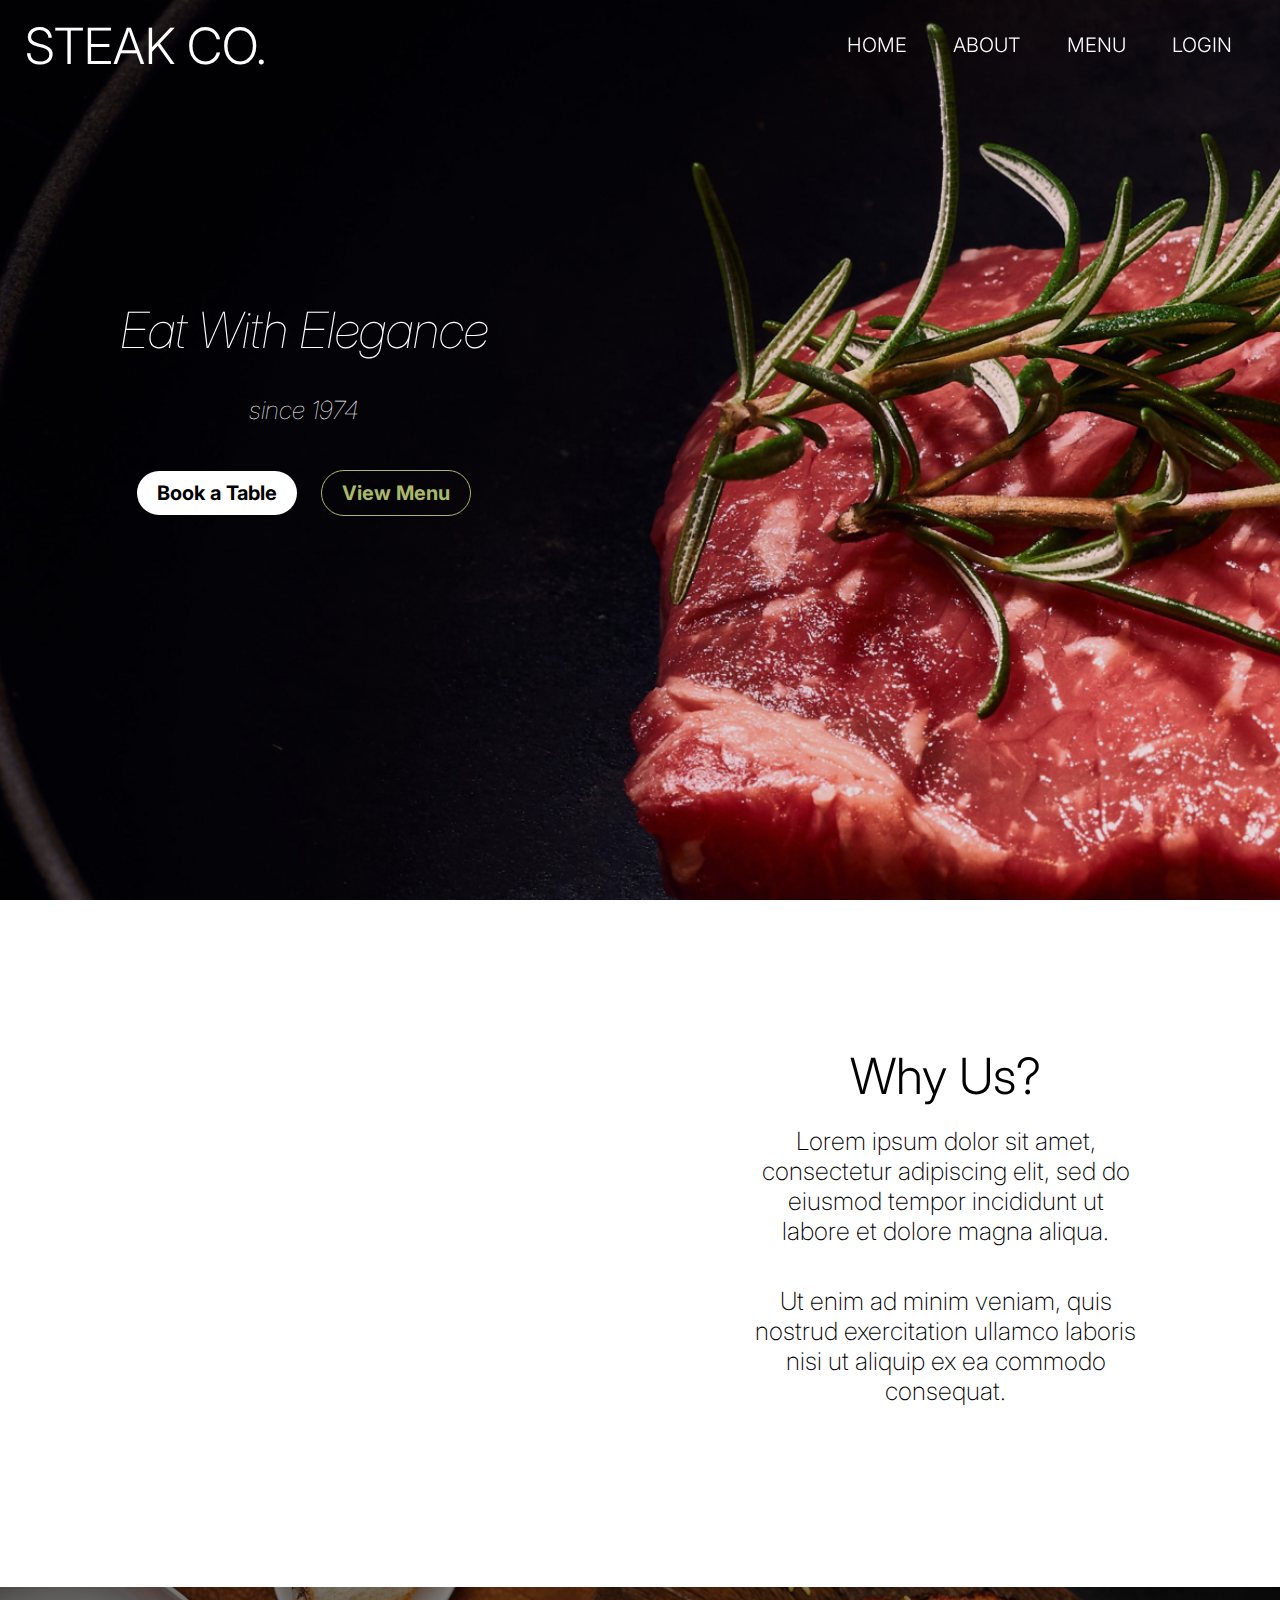
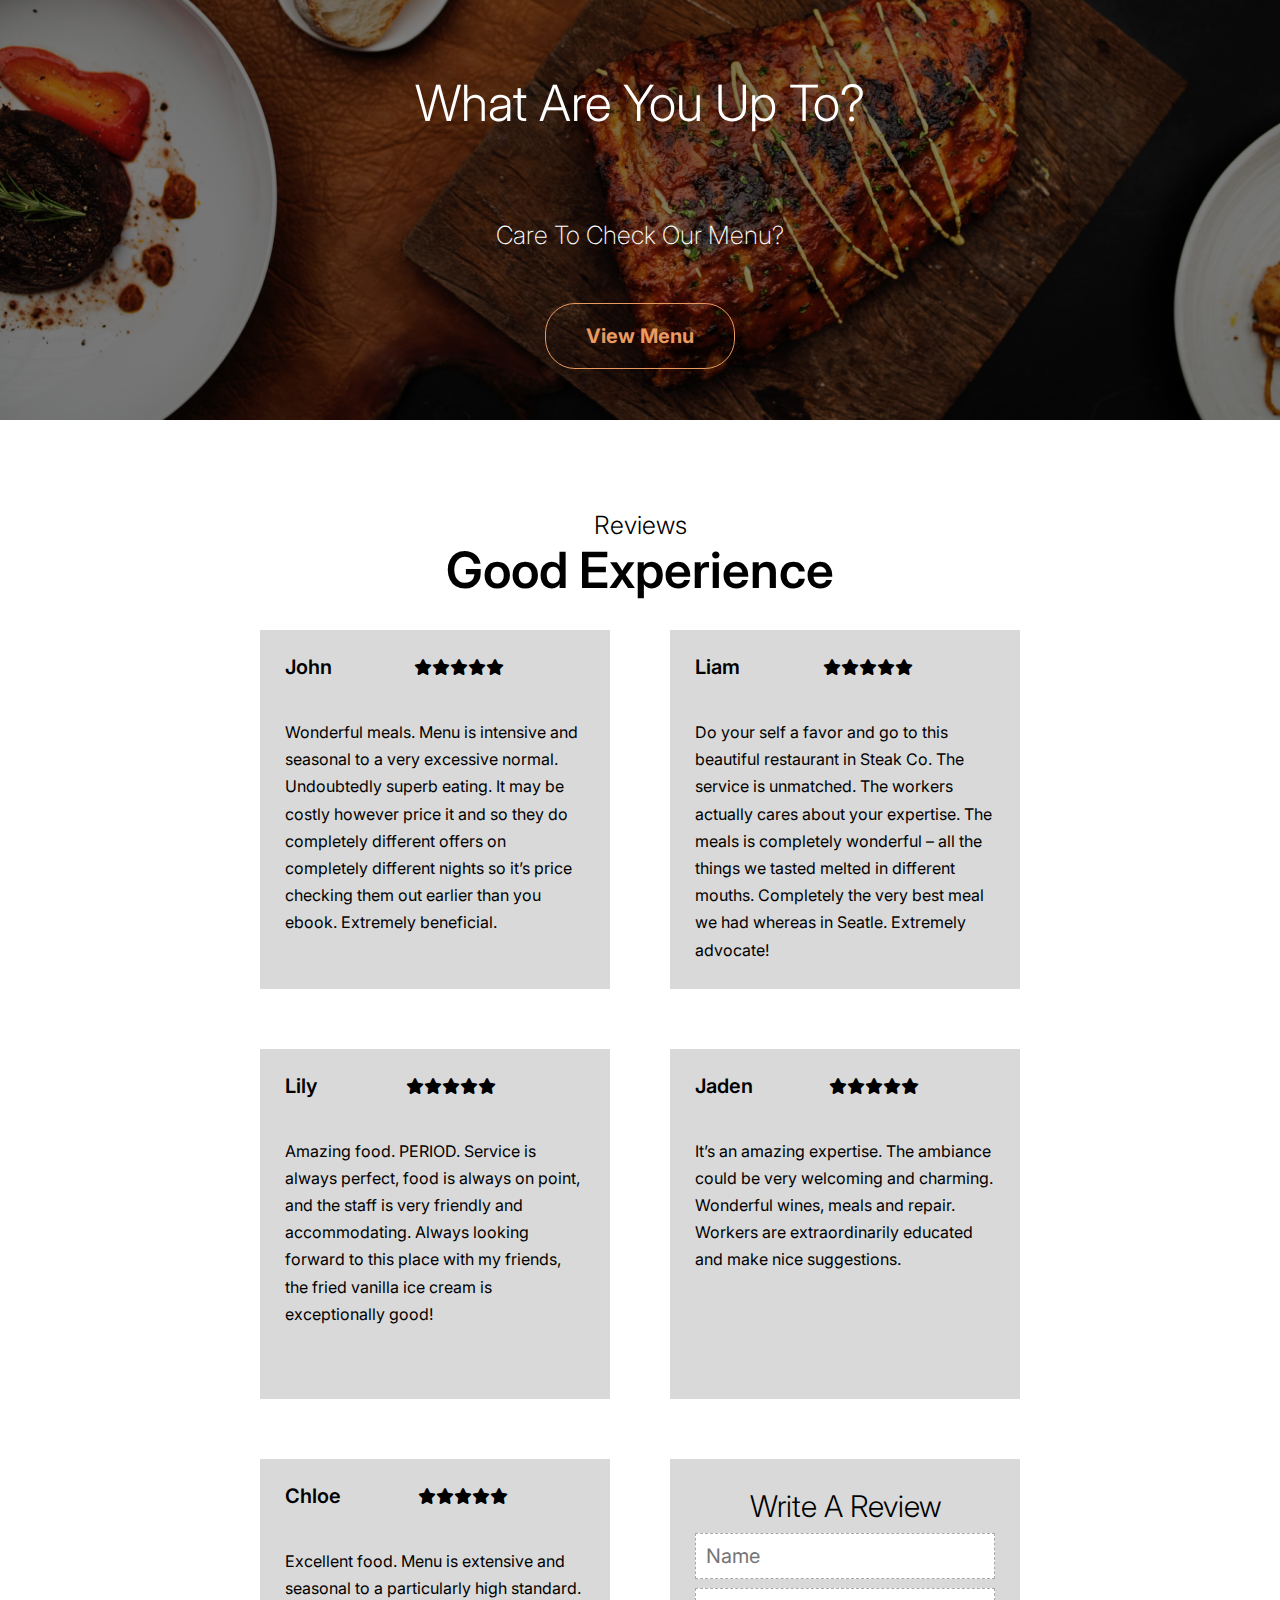
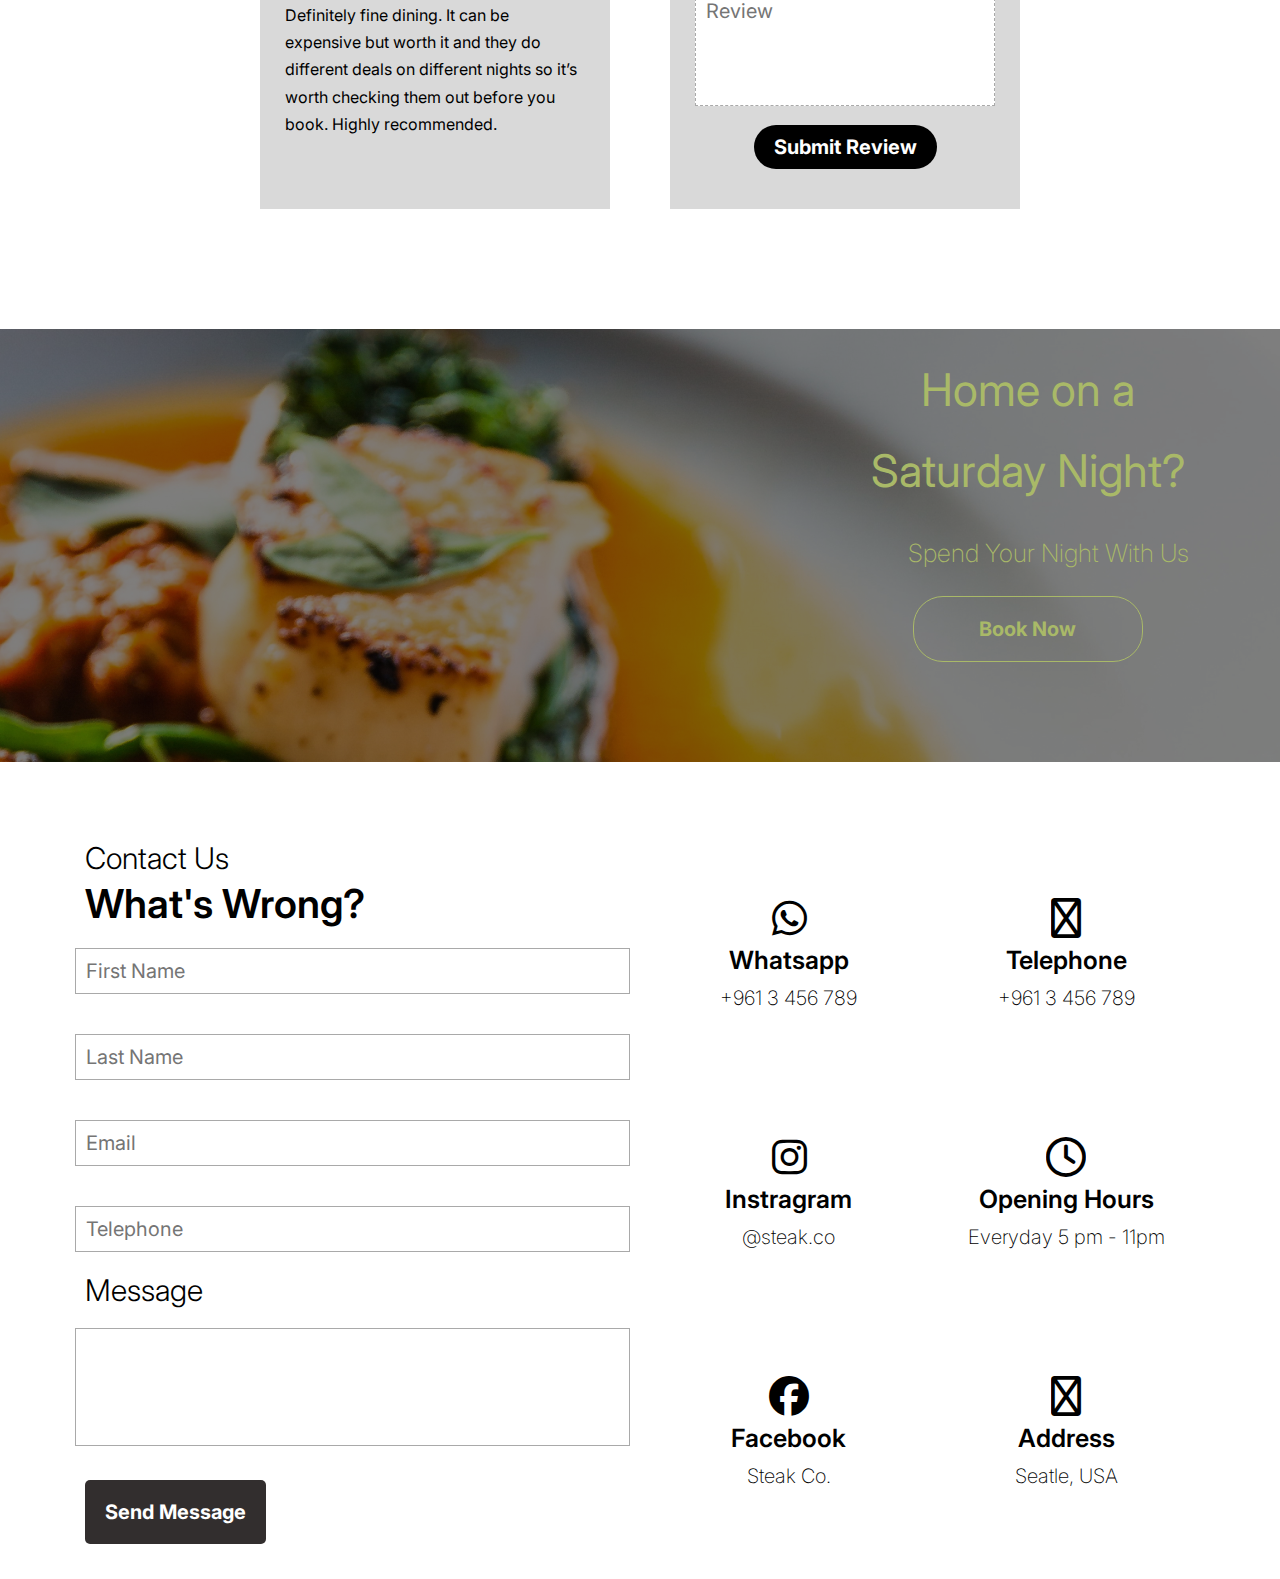
<file: index.html>
<!DOCTYPE html>
<html lang="en" dir="ltr">

<head>
  <meta charset="utf-8">
  <meta name="viewport" content="width=device-width, initial-scale=1">
  <link rel="stylesheet" href="css/styles.css">
  <link rel="preconnect" href="https://fonts.googleapis.com">
  <link rel="preconnect" href="https://fonts.gstatic.com" crossorigin>
  <link href="http://cdnjs.cloudflare.com/ajax/libs/font-awesome/4.3.0/css/font-awesome.css" rel="stylesheet" type='text/css'>
  <link href="https://cdnjs.cloudflare.com/ajax/libs/font-awesome/6.2.0/css/all.min.css" rel="stylesheet">
  <link href="https://fonts.googleapis.com/css2?family=Inter:wght@100;200;300;400;600;700&display=swap" rel="stylesheet">
  <title></title>
</head>

<body>
  <div class="container">
    <!-- LANDING PAGE -->
    <div class="landing">
      <nav>
        <h1>STEAK CO.</h1>
        <input onclick="changeIcon()" type="checkbox" id='check'>
        <label for="check" class="nav-btn">
          <i class="fa-solid fa-bars"></i>
        </label>
        <ul>
          <a href="#">
            <li>HOME</li>
          </a>
          <a href="#about">
            <li>ABOUT</li>
          </a>
          <a href="pages/menu.html">
            <li>MENU</li>
          </a>
          <a href="pages/login.html">
            <li>LOGIN</li>
          </a>
        </ul>
      </nav>
      <div class="landing-body">
        <h1>Eat With Elegance</h1>
        <h3>since 1974</h3>
        <div class="btns">
          <button type="button" onclick="bookNav()" name="book">Book a Table</button>
          <button type="button" onclick="menuNav()" name="menu">View Menu</button>
        </div>
      </div>
    </div>

    <!-- WHY US -->
    <div id="about" class="why-us">
      <div class="img-container"></div>
      <div class="why-us-body">
        <h1>Why Us?</h1>
        <p>Lorem ipsum dolor sit amet, consectetur adipiscing elit, sed do eiusmod tempor incididunt ut labore et dolore magna aliqua.</p>
        <p> Ut enim ad minim veniam, quis nostrud exercitation ullamco laboris nisi ut aliquip ex ea commodo consequat. </p>
      </div>
    </div>

    <!-- FLYER : View Menu -->
    <div class="view-menu">
      <h1>What Are You Up To?</h1>
      <span>Care To Check Our Menu?</span>
      <button type="button" onclick="menuNav()" name="menu">View Menu</button>
    </div>

    <!-- REVIEWS -->
    <div class="reviews">
      <div class="reviews-title">
        <span>Reviews</span>
        <h1>Good Experience</h1>
      </div>
      <div id="review">
        <div class="review-container write-review">
          <span>Write A Review</span>
          <input type="text" class='name' name="" value="" placeholder="Name">
          <textarea rows="4" class='review' cols="20" placeholder="Review"></textarea>
          <button type="button" onclick="addReview()" name="button">Submit Review</button>
        </div>
      </div>
    </div>

    <!-- FLYER : Book -->
    <div class="book">
      <div>
        <h1>Home on a Saturday Night?</h1>
        <span>Spend Your Night With Us</span>
        <button type="button" onclick="bookNav()" name="book">Book Now</button>
      </div>
    </div>

    <!-- FOOTER -->
    <footer>
      <div class="contact">
        <span>Contact Us</span>
        <h2>What's Wrong?</h2>
        <div class="inputs">
          <input type="text" placeholder="First Name">
          <input type="text" placeholder="Last Name">
          <input type="email" placeholder="Email">
          <input type="number" placeholder="Telephone">
        </div>
        <div class="message">
          <span>Message</span>
          <textarea name="name" rows="4" cols="20"></textarea>
          <button type="button" name="button">Send Message</button>
        </div>
      </div>
      <div class="links">
        <div class="link">
          <i class="fa-brands fa-whatsapp"></i>
          <h3>Whatsapp</h3>
          <span>+961 3 456 789</span>
        </div>
        <div class="link">
          <i class="fa-regular fa-mobile"></i>
          <h3>Telephone</h3>
          <span>+961 3 456 789</span>
        </div>
        <div class="link">
          <i class="fa-brands fa-instagram"></i>
          <h3>Instragram</h3>
          <span>@steak.co</span>
        </div>
        <div class="link">
          <i class="fa-regular fa-clock"></i>
          <h3>Opening Hours</h3>
          <span>Everyday 5 pm - 11pm</span>
        </div>
        <div class="link">
          <i class="fa-brands fa-facebook"></i>
          <h3>Facebook</h3>
          <span>Steak Co.</span>
        </div>
        <div class="link">
          <i class="fa-regular fa-location-dot"></i>
          <h3>Address</h3>
          <span>Seatle, USA</span>
        </div>
      </div>
    </footer>
  </div>
</body>

<script src="scripts/animation.js" charset="utf-8"></script>
<script src="scripts/reviews.js" charset="utf-8"></script>
<script src="scripts/routing.js" charset="utf-8"></script>

</html>
</file>
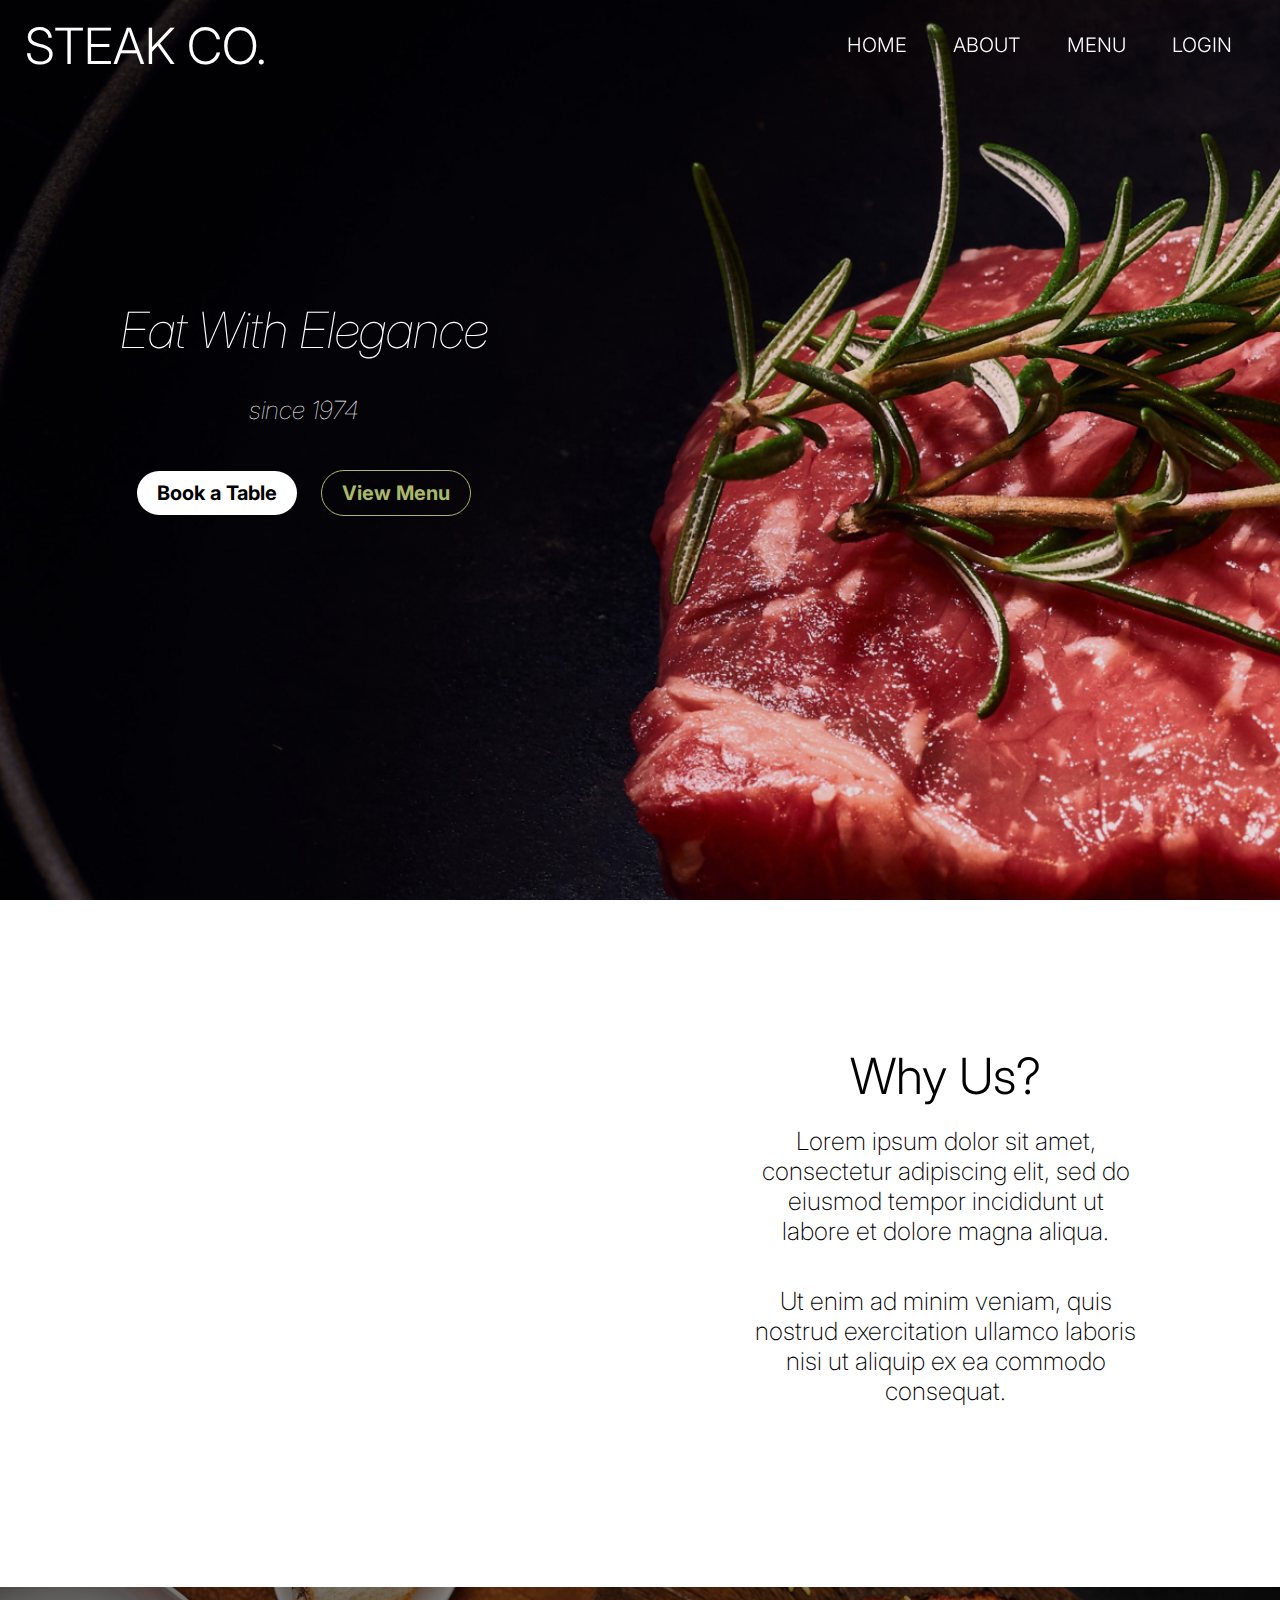
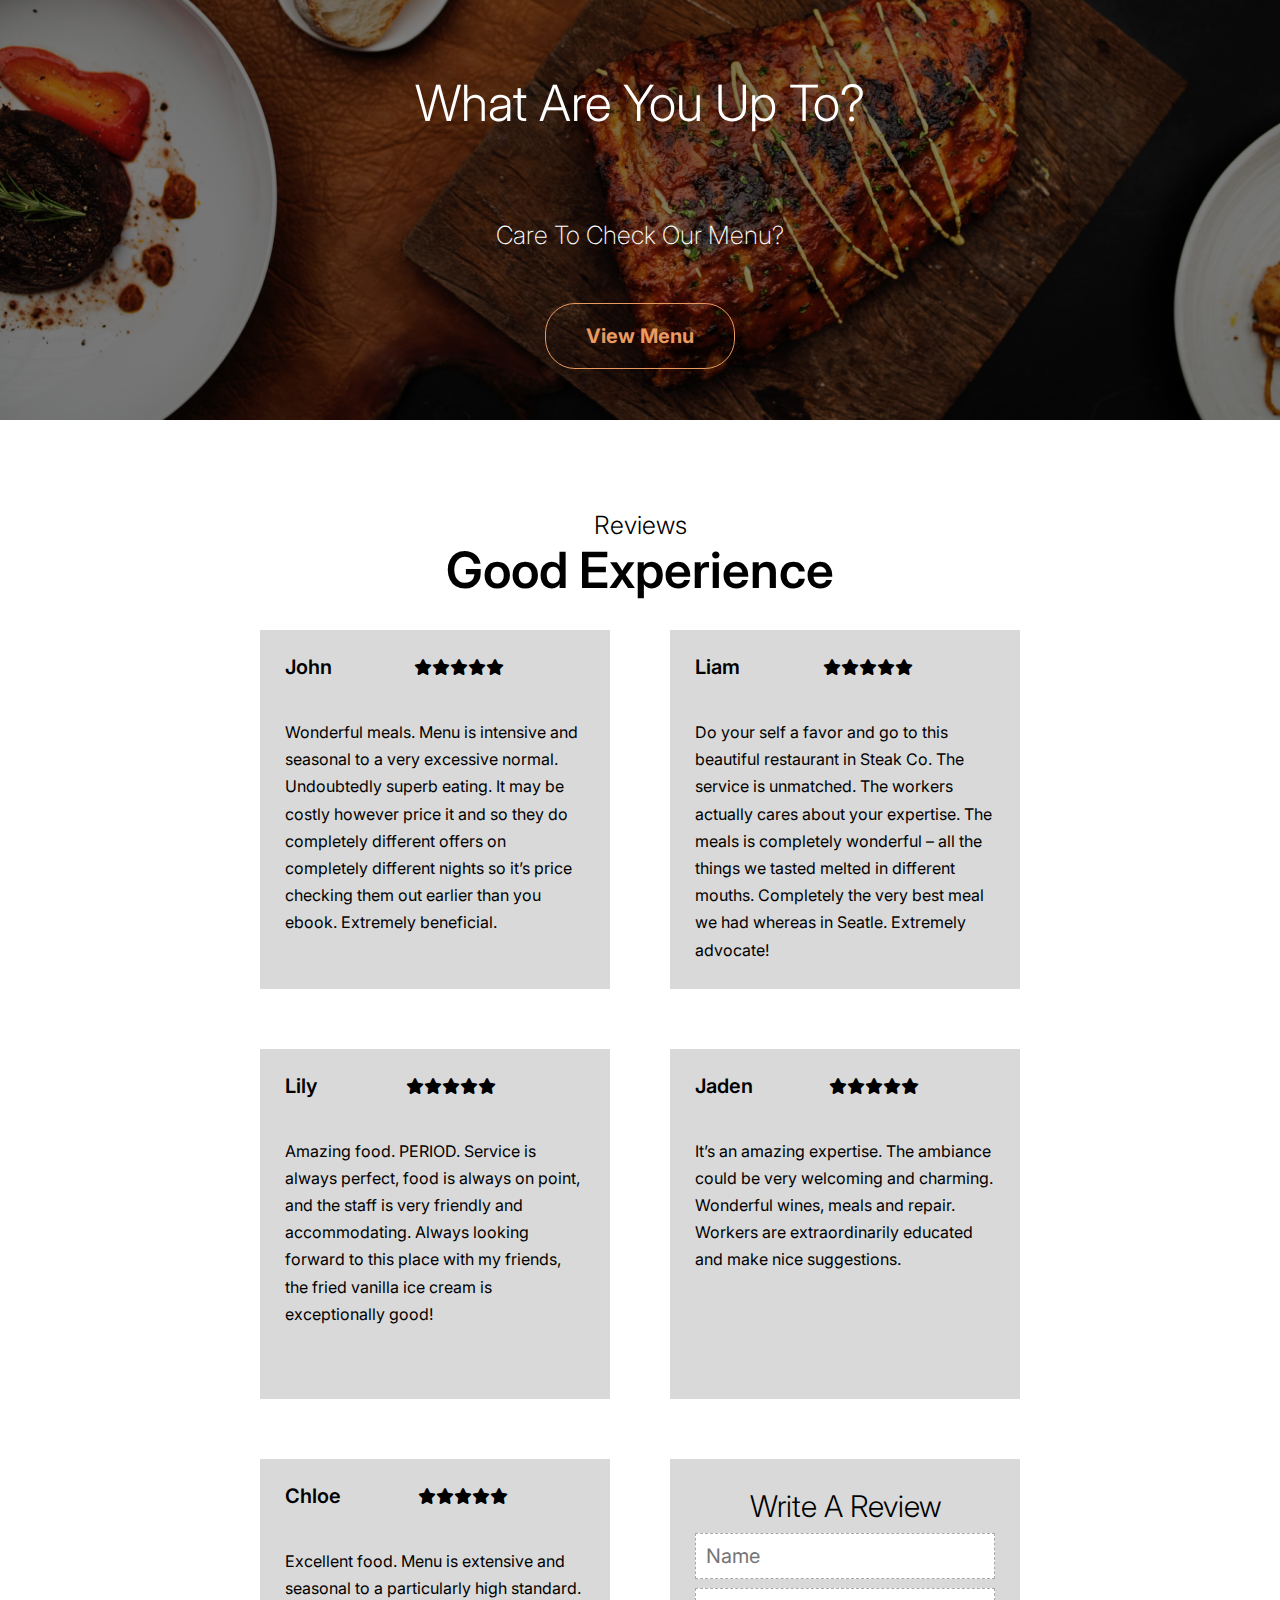
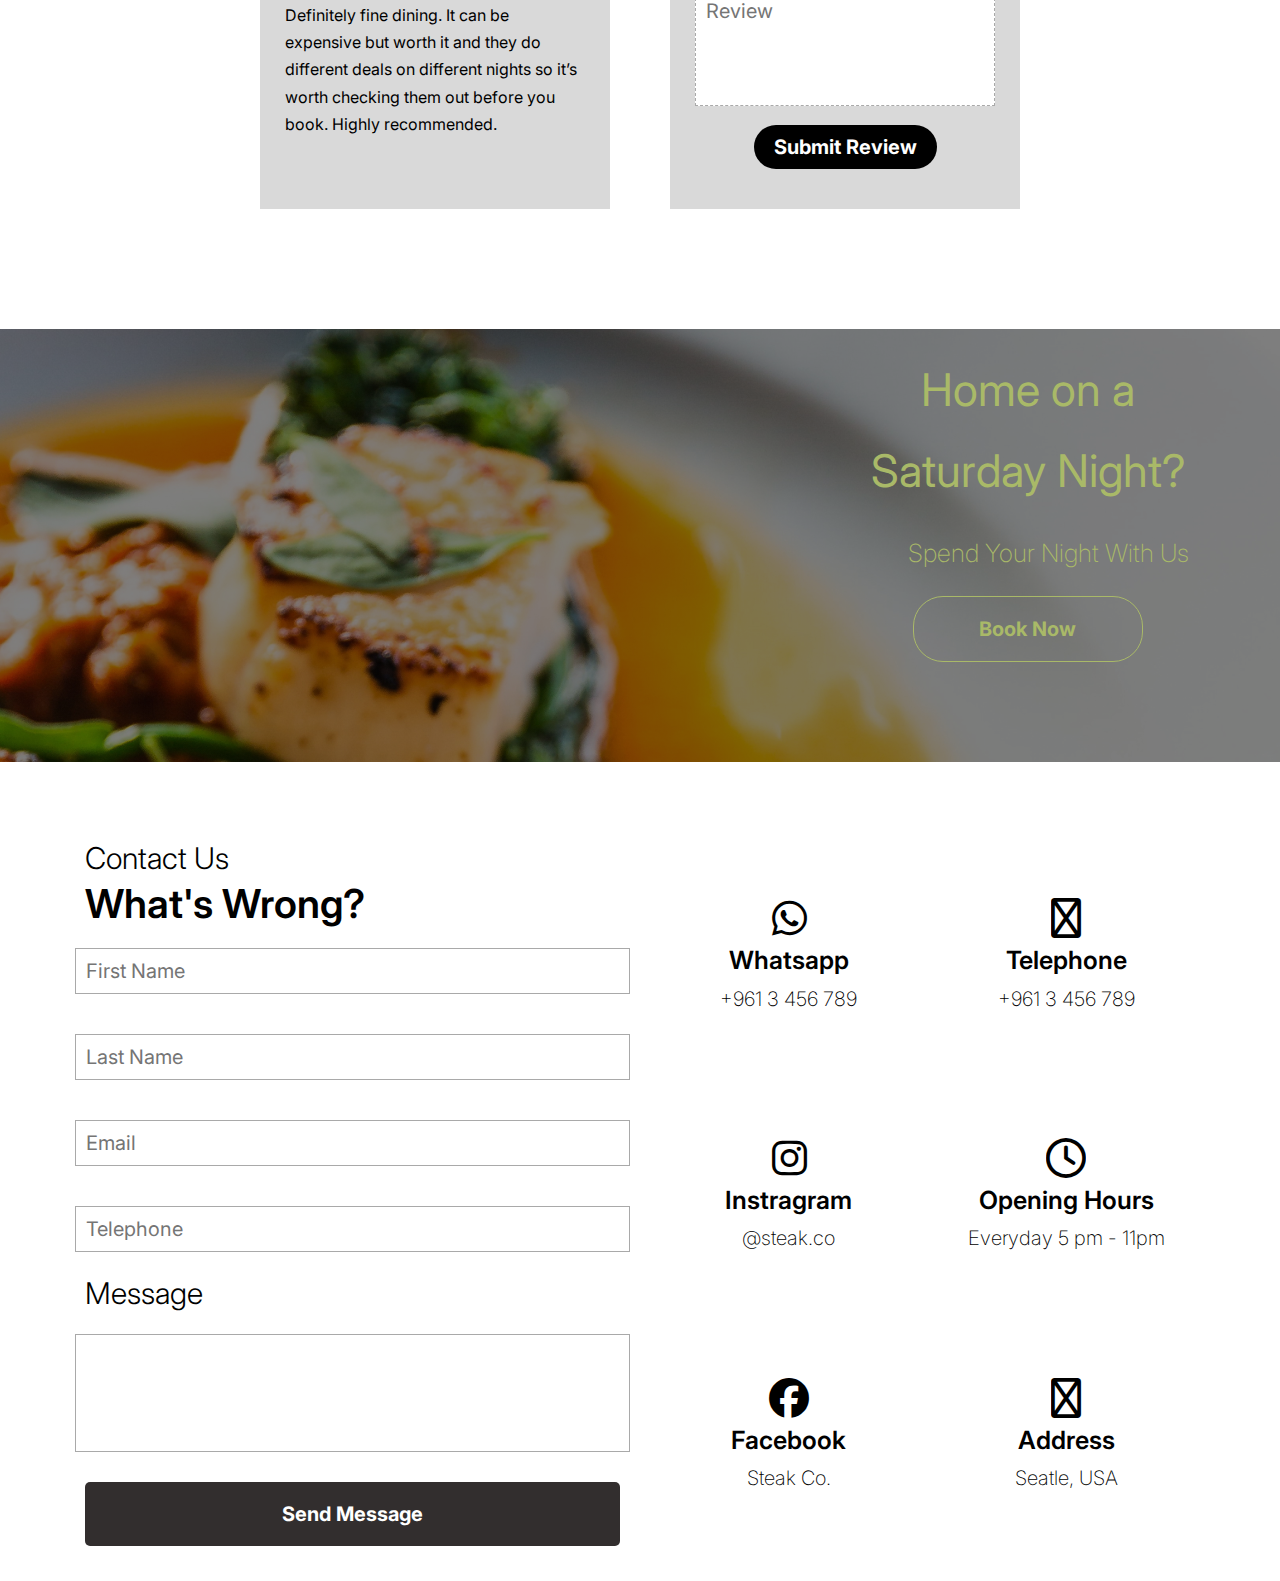
<file: pages/index.html>
<!DOCTYPE html>
<html lang="en" dir="ltr">

<head>
  <meta charset="utf-8">
  <meta name="viewport" content="width=device-width, initial-scale=1">
  <link rel="stylesheet" href="../css/styles.css">
  <link rel="preconnect" href="https://fonts.googleapis.com">
  <link rel="preconnect" href="https://fonts.gstatic.com" crossorigin>
  <link href="http://cdnjs.cloudflare.com/ajax/libs/font-awesome/4.3.0/css/font-awesome.css" rel="stylesheet" type='text/css'>
  <link href="https://cdnjs.cloudflare.com/ajax/libs/font-awesome/6.2.0/css/all.min.css" rel="stylesheet">
  <link href="https://fonts.googleapis.com/css2?family=Inter:wght@100;200;300;400;600;700&display=swap" rel="stylesheet">
  <title></title>
</head>

<body>
  <div class="container">
    <!-- LANDING PAGE -->
    <div class="landing">
      <nav>
        <h1>STEAK CO.</h1>
        <input onclick="changeIcon()" type="checkbox" id='check'>
        <label for="check" class="nav-btn">
          <i class="fa-solid fa-bars"></i>
        </label>
        <ul>
          <a href="#">
            <li>HOME</li>
          </a>
          <a href="#about">
            <li>ABOUT</li>
          </a>
          <a href="menu.html">
            <li>MENU</li>
          </a>
          <a href="login.html">
            <li>LOGIN</li>
          </a>
        </ul>
      </nav>
      <div class="landing-body">
        <h1>Eat With Elegance</h1>
        <h3>since 1974</h3>
        <div class="btns">
          <button type="button" onclick="bookNav()" name="book">Book a Table</button>
          <button type="button" onclick="menuNav()" name="menu">View Menu</button>
        </div>
      </div>
    </div>

    <!-- WHY US -->
    <div id="about" class="why-us">
      <div class="img-container"></div>
      <div class="why-us-body">
        <h1>Why Us?</h1>
        <p>Lorem ipsum dolor sit amet, consectetur adipiscing elit, sed do eiusmod tempor incididunt ut labore et dolore magna aliqua.</p>
        <p> Ut enim ad minim veniam, quis nostrud exercitation ullamco laboris nisi ut aliquip ex ea commodo consequat. </p>
      </div>
    </div>

    <!-- FLYER : View Menu -->
    <div class="view-menu">
      <h1>What Are You Up To?</h1>
      <span>Care To Check Our Menu?</span>
      <button type="button" onclick="menuNav()" name="menu">View Menu</button>
    </div>

    <!-- REVIEWS -->
    <div class="reviews">
      <div class="reviews-title">
        <span>Reviews</span>
        <h1>Good Experience</h1>
      </div>
      <div id="review">
        <div class="review-container write-review">
          <span>Write A Review</span>
          <input type="text" class='name' name="" value="" placeholder="Name">
          <textarea rows="4" class='review' cols="20" placeholder="Review"></textarea>
          <button type="button" onclick="addReview()" name="button">Submit Review</button>
        </div>
      </div>
    </div>

    <!-- FLYER : Book -->
    <div class="book">
      <div>
        <h1>Home on a Saturday Night?</h1>
        <span>Spend Your Night With Us</span>
        <button type="button" onclick="bookNav()" name="book">Book Now</button>
      </div>
    </div>

    <!-- FOOTER -->
    <footer>
      <div class="contact">
        <span>Contact Us</span>
        <h2>What's Wrong?</h2>
        <div class="inputs">
          <input type="text" placeholder="First Name">
          <input type="text" placeholder="Last Name">
          <input type="email" placeholder="Email">
          <input type="number" placeholder="Telephone">
        </div>
        <span>Message</span>
        <textarea name="name" rows="4" cols="20"></textarea>
        <button type="button" name="button">Send Message</button>
      </div>
      <div class="links">
        <div class="link">
          <i class="fa-brands fa-whatsapp"></i>
          <h3>Whatsapp</h3>
          <span>+961 3 456 789</span>
        </div>
        <div class="link">
          <i class="fa-regular fa-mobile"></i>
          <h3>Telephone</h3>
          <span>+961 3 456 789</span>
        </div>
        <div class="link">
          <i class="fa-brands fa-instagram"></i>
          <h3>Instragram</h3>
          <span>@steak.co</span>
        </div>
        <div class="link">
          <i class="fa-regular fa-clock"></i>
          <h3>Opening Hours</h3>
          <span>Everyday 5 pm - 11pm</span>
        </div>
        <div class="link">
          <i class="fa-brands fa-facebook"></i>
          <h3>Facebook</h3>
          <span>Steak Co.</span>
        </div>
        <div class="link">
          <i class="fa-regular fa-location-dot"></i>
          <h3>Address</h3>
          <span>Seatle, USA</span>
        </div>
      </div>
    </footer>
  </div>
</body>

<script src="../scripts/animation.js" charset="utf-8"></script>
<script src="../scripts/reviews.js" charset="utf-8"></script>
<script src="../scripts/routing.js" charset="utf-8"></script>

</html>
</file>
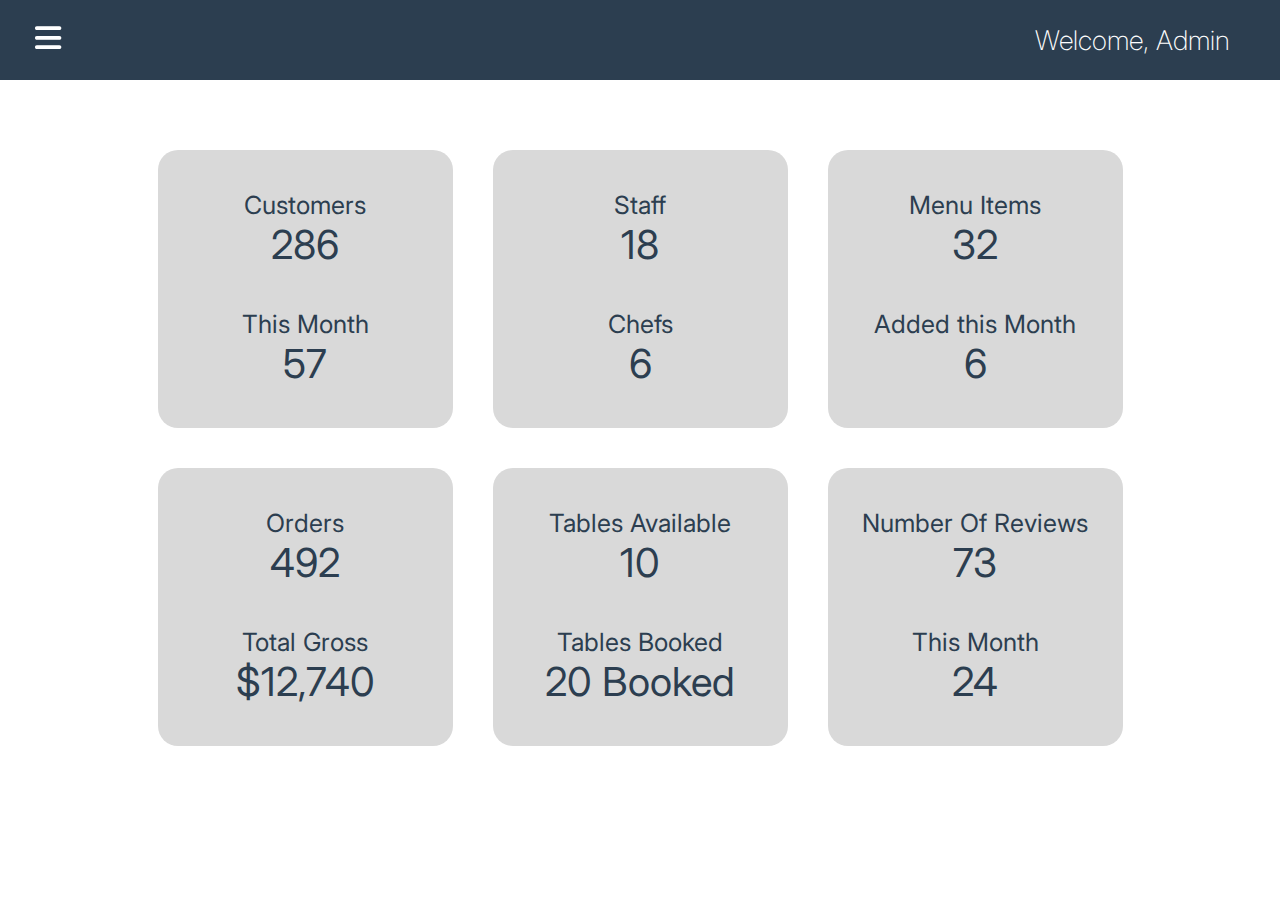
<file: pages/admin.html>
<!DOCTYPE html>
<html lang="en" dir="ltr">

<head>
  <meta charset="utf-8">
  <meta name="viewport" content="width=device-width, initial-scale=1">
  <link href="https://cdnjs.cloudflare.com/ajax/libs/font-awesome/6.2.0/css/all.min.css" rel="stylesheet">
  <link href="https://fonts.googleapis.com/css2?family=Inter:wght@100;200;300;400;600;700&display=swap" rel="stylesheet">
  <link rel="stylesheet" href="../css/admin.css">
  <title></title>
</head>

<body>
  <nav class="verticalNav">
    <input onclick="check()" type="checkbox" class="check" id='check'>
    <label for="check" class="nav-btn">
      <i class="fa-solid fa-bars"></i>
    </label>
    <ul>
      <h1>STEAK CO.</h1>
      <div class="ul-container">
        <li onclick="showDashboard(event)">DASHBOARD</li>
        <li onclick="showCustomers(event)">CUSTOMERS</li>
        <li onclick="showStaff(event)">STAFF</li>
        <li onclick="showMenu(event)">MENU</li>
        <li>ORDERS</li>
        <li>TABLES</li>
        <li onclick="window.location.href='index.html'">LOGOUT</li>
      </div>
    </ul>
  </nav>
  <nav class="horizontalNav">
    <ul>
      <li>Welcome, Admin</li>
    </ul>
  </nav>

  <div class="container">
  </div>
  <div class="cards">
    <div class="card">
      <div class="">
        <h2>Customers</h2>
        <span>286</span>
      </div>
      <div class="">
        <h2>This Month</h2>
        <span>57</span>
      </div>
    </div>
    <div class="card">
      <div class="">
        <h2>Staff</h2>
        <span>18</span>
      </div>
      <div class="">
        <h2>Chefs</h2>
        <span>6</span>
      </div>
    </div>
    <div class="card">
      <div class="">
        <h2>Menu Items</h2>
        <span>32</span>
      </div>
      <div class="">
        <h2>Added this Month</h2>
        <span>6</span>
      </div>
    </div>
    <div class="card">
      <div class="">
        <h2>Orders</h2>
        <span>492</span>
      </div>
      <div class="">
        <h2>Total Gross</h2>
        <span>$12,740</span>
      </div>
    </div>
    <div class="card">
      <div class="">
        <h2>Tables Available</h2>
        <span>10 </span>
      </div>
      <div class="">
        <h2>Tables Booked</h2>
        <span>20 Booked</span>
      </div>
    </div>
    <div class="card">
      <div class="">
        <h2>Number Of Reviews</h2>
        <span>73</span>
      </div>
      <div class="">
        <h2>This Month</h2>
        <span>24</span>
      </div>
    </div>
  </div>
</body>
<script src="../scripts/menu-data.js" charset="utf-8"></script>
<script src="../scripts/users.js" charset="utf-8"></script>
<script src="../scripts/admin.js" charset="utf-8"></script>

</html>
</file>
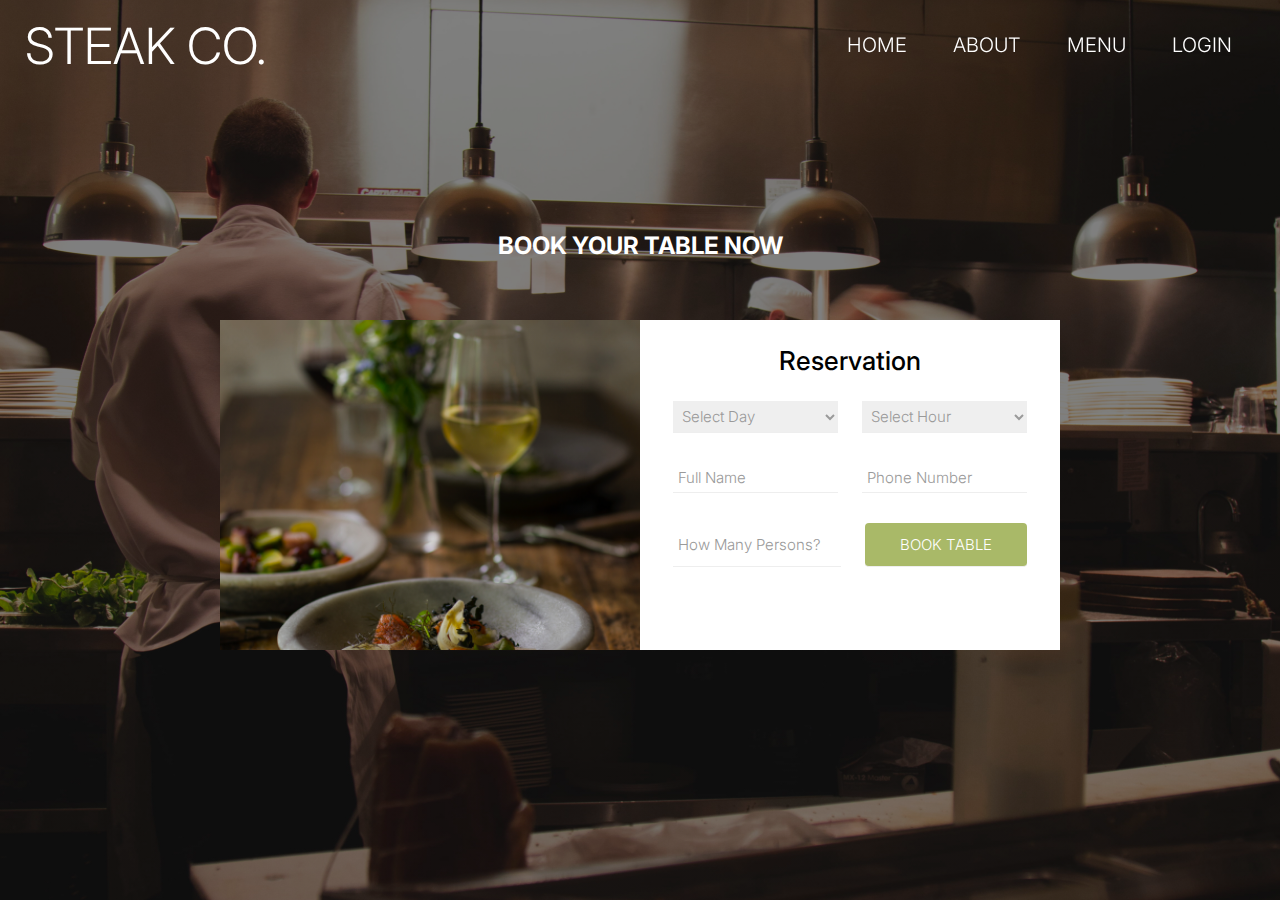
<file: pages/book.html>
<!DOCTYPE html>
<html lang="en" dir="ltr">

<head>
  <meta name="viewport" content="width=device-width, initial-scale=1">
  <meta charset="utf-8">
  <link href="https://cdnjs.cloudflare.com/ajax/libs/font-awesome/6.2.0/css/all.min.css" rel="stylesheet">
  <link href="https://fonts.googleapis.com/css2?family=Inter:wght@100;200;300;400;600;700&display=swap" rel="stylesheet">
  <link rel="stylesheet" href="../css/book.css">
  <title></title>
</head>

<body>
  <nav>
    <h1>STEAK CO.</h1>
    <input onclick="changeIcon()" type="checkbox" class="check" id='check'>
    <label for="check" class="nav-btn">
      <i class="fa-solid fa-bars"></i>
    </label>
    <ul>

      <a href="../index.html">
        <li>HOME</li>
      </a>

      <a href="#about">
        <li>ABOUT</li>
      </a>
      <a href="menu.html">
        <li>MENU</li>
      </a>
      <a href="login.html">
        <li>LOGIN</li>
      </a>
    </ul>
  </nav>
  <div class="container">
    <h2>BOOK YOUR TABLE NOW</h2>
    <div class="card-container">
      <div class="card-img">
      </div>
      <div class="card-content">
        <h3>Reservation</h3>
        <form>
          <div class="form-row">
            <select name="days">
              <option value="day-select">Select Day</option>
              <option value="sunday">Sunday</option>
              <option value="monday">Monday</option>
              <option value="tuesday">Tuesday</option>
              <option value="wednesday">Wednesday</option>
              <option value="thursday">Thursday</option>
              <option value="friday">Friday</option>
              <option value="saturday">Saturday</option>
            </select>

            <select name="hours">
              <option value="hour-select">Select Hour</option>
              <option value="10">10: 00</option>
              <option value="10">12: 00</option>
              <option value="10">14: 00</option>
              <option value="10">16: 00</option>
              <option value="10">18: 00</option>
              <option value="10">20: 00</option>
              <option value="10">22: 00</option>
            </select>
          </div>

          <div class="form-row">
            <input type="text" placeholder="Full Name">
            <input type="text" placeholder="Phone Number">
          </div>

          <div class="form-row">
            <input type="number" placeholder="How Many Persons?" min="1">
            <input type="submit" value="BOOK TABLE">
          </div>
        </form>
      </div>
    </div>
  </div>
</body>
<script src="../scripts/animation.js" charset="utf-8"></script>

</html>
</file>
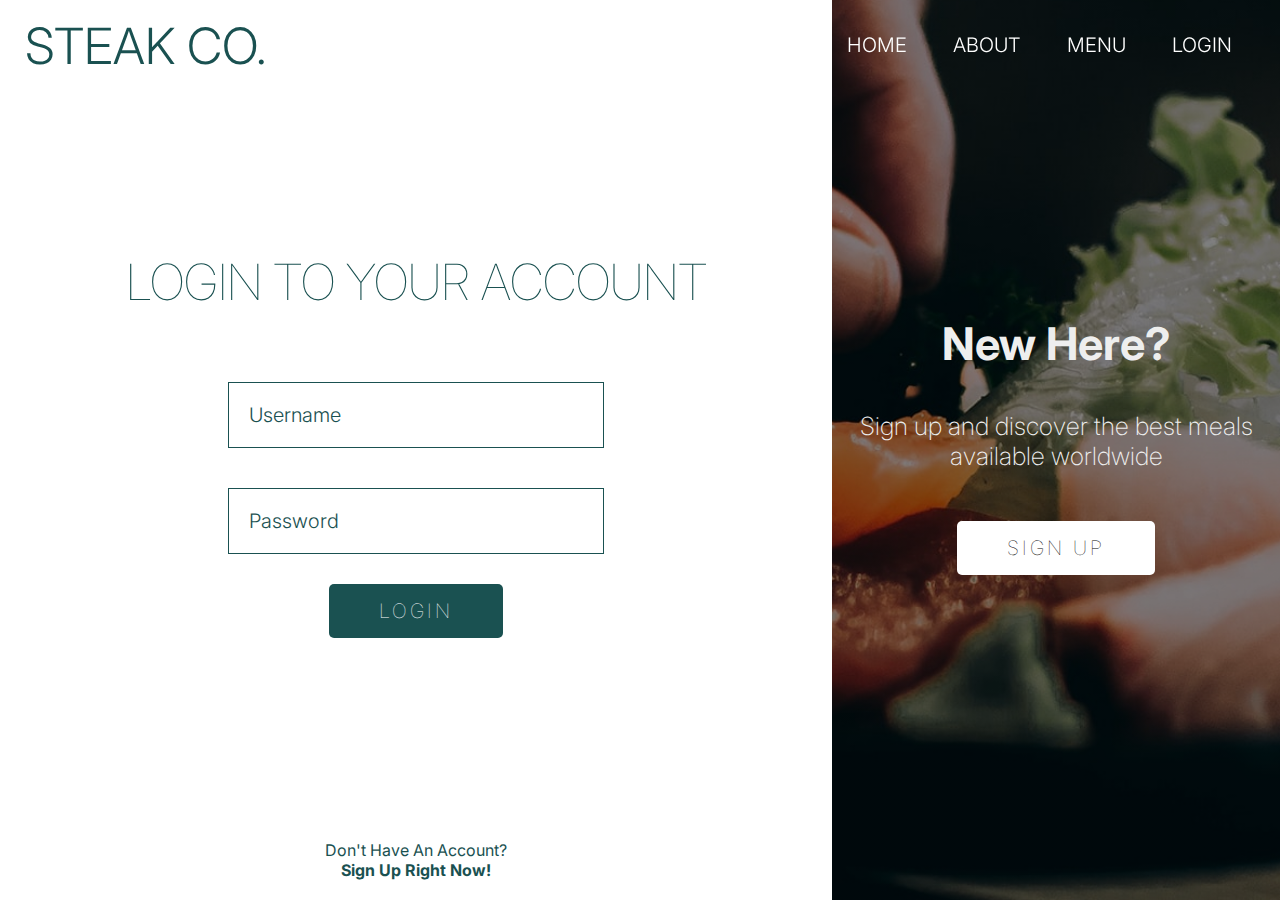
<file: pages/login.html>
<!DOCTYPE html>
<html lang="en" dir="ltr">

<head>
  <meta charset="utf-8">
  <meta name="viewport" content="width=device-width, initial-scale=1">
  <link href="https://cdnjs.cloudflare.com/ajax/libs/font-awesome/6.2.0/css/all.min.css" rel="stylesheet">
  <link href="https://fonts.googleapis.com/css2?family=Inter:wght@100;200;300;400;600;700&display=swap" rel="stylesheet">
  <link rel="stylesheet" href="../css/login.css">
  <title></title>
</head>

<body>
  <nav>
    <h1>STEAK CO.</h1>
    <input onclick="changeIcon()" type="checkbox" class="check" id='check'>
    <label for="check" class="nav-btn">
      <i class="fa-solid fa-bars"></i>
    </label>
    <ul>
      <a href="../index.html">
        <li>HOME</li>
      </a>
      <li>ABOUT</li>
      <a href="menu.html">
        <li>MENU</li>
      </a>
      <a href="login.html">
        <li>LOGIN</li>
      </a>
    </ul>
  </nav>
  <div class="container">
    <div class="left">
      <h1>LOGIN TO YOUR ACCOUNT</h1>
      <form class="" action="index.html" method="post">
        <input required type="text" class="username" placeholder="Username">
        <input required type="password" class='password' placeholder="Password">
        <button type="button" onclick="loginValidation()" name="login">LOGIN</button>
      </form>
      <div class="bottom">
        <span>Don't Have An Account?</span>
        <a href="signup.html"><span><b>Sign Up Right Now!</b></span></a>
      </div>
    </div>
    <div class="right">
      <h1>New Here?</h1>
      <p>Sign up and discover the best meals available worldwide</p>
      <button onclick="navSignup()" type="button" name="sign-up">SIGN UP</button>
    </div>
  </div>
</body>
<script src="../scripts/routing.js" charset="utf-8"></script>
<script src="../scripts/login.js" charset="utf-8"></script>

</html>
</file>
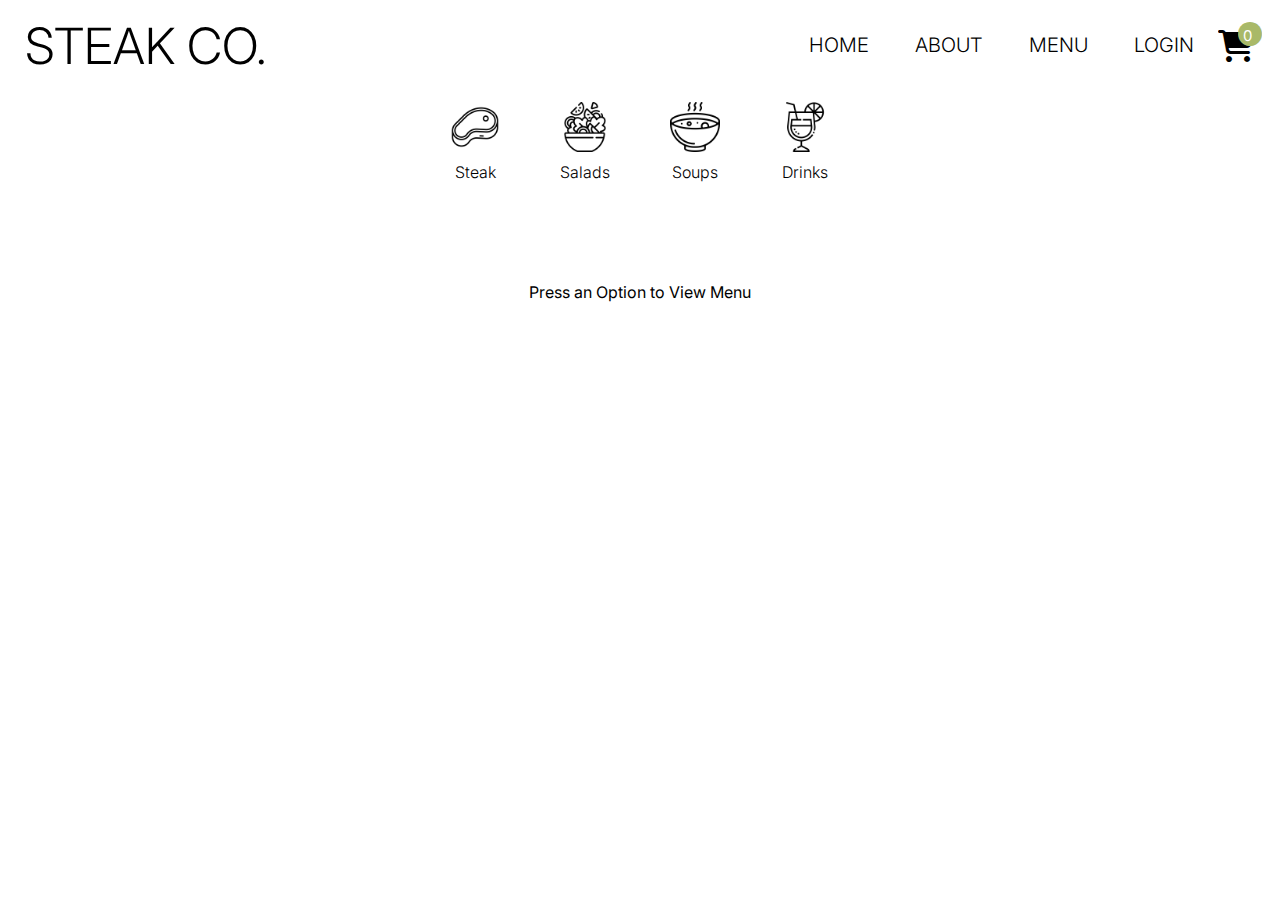
<file: pages/menu.html>
<!DOCTYPE html>
<html lang="en" dir="ltr">

<head>
  <meta charset="utf-8">
  <meta name="viewport" content="width=device-width, initial-scale=1" />
  <link rel="stylesheet" href="../css/menu.css">
   <link href="https://cdnjs.cloudflare.com/ajax/libs/font-awesome/6.2.0/css/all.min.css" rel="stylesheet">
   <link rel="stylesheet" href="https://cdnjs.cloudflare.com/ajax/libs/font-awesome/4.7.0/css/font-awesome.min.css">
  <link href="https://fonts.googleapis.com/css2?family=Inter:wght@100;200;300;400;600;700&display=swap" rel="stylesheet">
  <title></title>
</head>

<body>
  <dialog class="menu-modal"></dialog>
  <nav>
    <h1>STEAK CO.</h1>
    <input onclick="changeIcon()" type="checkbox" id='check'>
    <label for="check" class="nav-btn ">
      <i class="fa-solid fa-bars"></i>
    </label>
    <ul>
      <a href="../index.html">
        <li>HOME</li>
      </a>
      <a href="#about">
        <li>ABOUT</li>
      </a>
      <a href="#">
        <li>MENU</li>
      </a>
      <a href="login.html">
        <li>LOGIN</li>
      </a>
      <div class="cartIcon">
        <i onclick="openCart()" class="fa-solid fa-cart-shopping cart1"></i>
        <i class="fa-solid fa-circle circle1"></i>
        <span class='cart-num cart-home cartNum'></span>
      </div>
    </ul>
  </nav>
  <dialog class="cart-modal"></dialog>
  <div class="container">
    <div class="icons">
      <div class="menu-option">
        <img onclick="handleMenuClick(event)" name='Steak' src="../images/icons/meat.png" alt="">
        <span>Steak</span>
      </div>
      <div class="menu-option">
        <img onclick="handleMenuClick(event)" name='Salads' src="../images/icons/salad.png" alt="">
        <span>Salads</span>
      </div>
      <div class="menu-option">
        <img onclick="handleMenuClick(event)" name='Soups' src="../images/icons/soup.png" alt="">
        <span>Soups</span>
      </div>
      <div class="menu-option">
        <img onclick="handleMenuClick(event)" name='Drinks' src="../images/icons/drink.png" alt="">
        <span>Drinks</span>
      </div>
    </div>
    <h3></h3>
    <div class="menu">
      <p></p>
    </div>
  </div>
</body>
<script src="../scripts/menu.js" charset="utf-8"></script>
<script src="../scripts/menu-data.js" charset="utf-8"></script>
</html>
</file>
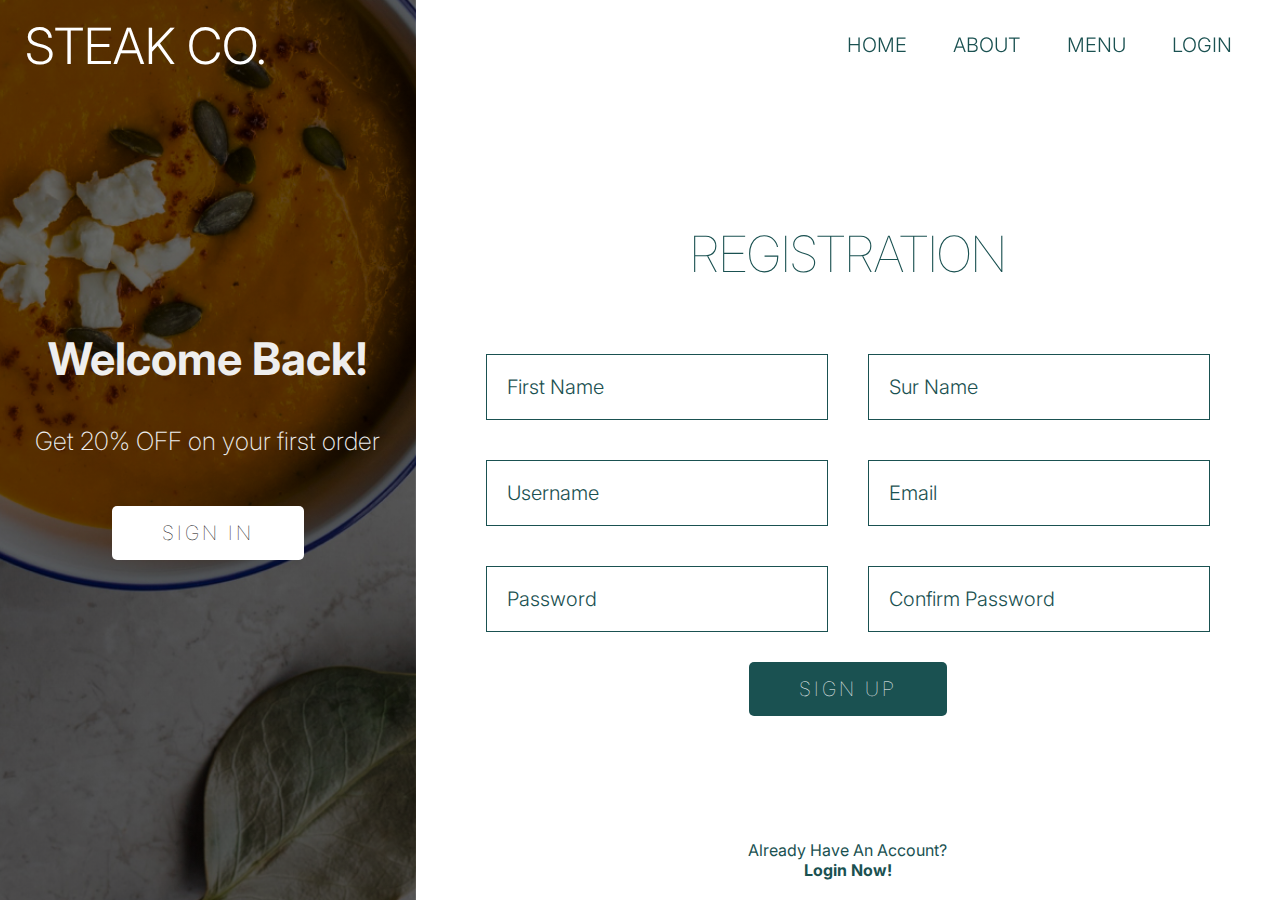
<file: pages/signup.html>
<!DOCTYPE html>
<html lang="en" dir="ltr">

<head>
  <meta charset="utf-8">
  <meta name="viewport" content="width=device-width, initial-scale=1">
  <link rel="stylesheet" href="../css/signup.css">
  <link href="https://cdnjs.cloudflare.com/ajax/libs/font-awesome/6.2.0/css/all.min.css" rel="stylesheet">
  <link href="https://fonts.googleapis.com/css2?family=Inter:wght@100;200;300;400;600;700&display=swap" rel="stylesheet">
  <title></title>
</head>

<body>
  <nav>
    <h1>STEAK CO.</h1>
    <input onclick="changeIcon()" type="checkbox" class="check" id='check'>
    <label for="check" class="nav-btn">
      <i class="fa-solid fa-bars"></i>
    </label>
    <ul>
      <a href="../index.html">
        <li>HOME</li>
      </a>
      <li>ABOUT</li>
      <a href="menu.html">
        <li>MENU</li>
      </a>
      <a href="login.html">
        <li>LOGIN</li>
      </a>
    </ul>
  </nav>
  <div class="container">
    <div class="left">
      <h1>Welcome Back!</h1>
      <p>Get 20% OFF on your first order</p>
      <button type="button" onclick="navLogin()" name="sign-up">SIGN IN</button>
    </div>
    <div class="right">
      <h1>REGISTRATION</h1>
      <form class="" action="index.html" method="post">
        <input type="text" placeholder="First Name">
        <input type="text" placeholder="Sur Name">
        <input type="text" placeholder="Username">
        <input type="email" placeholder="Email">
        <input type="password" placeholder="Password">
        <input type="password" placeholder="Confirm Password">
        <button type="button" name="login">SIGN UP</button>
      </form>
      <div class="bottom">
        <span>Already Have An Account?</span>
        <a href="login.html"><span><b>Login Now!</b></span></a>
      </div>

    </div>
  </div>
</body>
<script src="../scripts/routing.js" charset="utf-8"></script>
<script src="../scripts/animation.js" charset="utf-8"></script>
<script type="text/javascript">
function changeIcon() {
  if (document.getElementById('check').checked == true) {
    document.querySelector('label i').classList.remove('fa-bars');
    document.querySelector('label i').classList.add('fa-x');
    document.querySelector('label i').style.color = '#FFFFFF';
    document.querySelector('nav h1').style.color = '#FFFFFF';
    document.querySelector('body').style.overflow = 'hidden';
  } else {
    document.querySelector('label i').classList.add('fa-bars');
    document.querySelector('label i').classList.remove('fa-x');
    document.querySelector('nav h1').style.color = '#1A5151';
    document.querySelector('label i').style.color = '#1A5151';
    document.querySelector('body').style.overflow = 'visible';
  }
}
</script>
</html>
</file>
<file: css/styles.css>
* {
  margin: 0;
  padding: 0;
  box-sizing: border-box;
  font-family: "Inter";
}

/* -----NAV----- */
nav {
  position: fixed;
  width: 100%;
  padding: 10px 25px;
  display: flex;
  align-items: center;
  justify-content: space-between;
  transition: 0.5s ease-in-out;
  -webkit-transition: 0.5s ease-in-out;
  z-index: 1;
}

nav ul {
  display: flex;
  justify-content: center;
  align-items: center;
}

nav ul li {
  margin: 23px;
  list-style: none;
  color: #FFFFFF;
  font-weight: 300;
  font-size: 20px;
  cursor: pointer;
  transition: 0.4s ease-in-out;
}

nav ul li::after {
  content: "";
  width: 0%;
  height: 2px;
  margin: auto;
  display: block;
  background: #A9B968;
  animation-timing-function: ease-in-out;
  transition: 0.5s ease-in-out;
  -webkit-transition: 0.5s ease-in-out;
  -webkit-animation-timing-function: ease-in-out;
   -webkit-transtition: left .3s ease-in-out, right .3s ease-in-out;
}

nav ul li:hover {
  transform: translateY(-5px);
}

nav ul li:hover::after {
  width: 100%;
}

nav h1 {
  font-weight: 300;
  font-size: 50px;
  color: #FFFFFF;
}

nav ul a {
  text-decoration: none;
}

.nav-btn {
  font-size: 30px;
  display: none;
  cursor: pointer;
}

#check {
  display: none;
}

/* -----LANDING----- */
.landing {
  background-image: linear-gradient(rgba(0, 0, 0, 0.1), rgba(0, 0, 0, 0.1)), url('../images/wallpaperflare 1.jpg');
  background-position: center;
  background-size: cover;
  width: 100%;
  min-height: 100vh;
}

.landing-body {
  position: absolute;
  left: 120px;
  top: 300px;
  display: flex;
  flex-direction: column;
  justify-content: center;
  align-items: center;
}

.landing-body h1 {
  font-weight: 100;
  font-size: 50px;
  color: #FFFFFF;
  margin-bottom: 35px;
  font-style: italic;
}

.landing-body h3 {
  font-weight: 100;
  font-size: 25px;
  color: #FFFFFF;
  margin-bottom: 35px;
  font-style: italic;
}

button {
  font-size: 20px;
  font-weight: bold;
  padding: 10px 20px;
  margin: 10px;
  border-radius: 30px;
  border: none;
  cursor: pointer;
  transition: 0.5s ease;
}

.btns button[name='book'] {
  background-color: #FFFFFF;
  color:black;
}

.btns button[name='menu'] {
  background-color: transparent;
  color: #A9B968;
  border: 1px solid #A9B968;
}

.btns button[name='book']:hover {
  background-color: #A9B968;
  color: #FFFFFF;
}

.btns button[name='menu']:hover {
  background-color: #FFFFFF;
  color: #A9B968;
}

.scrolled-body {
  background-color: #FFFFFF;
}

.scrolled-content {
  color: black;
}

/* -----WHY US----- */
.why-us {
  display: flex;
  justify-content: center;
  align-items: center;
  margin: 35px;
}

.img-container {
  transform: scale(0);
  border-radius: 50%;
  display: inline-block;
  width: 512px;
  height: 502px;
  background-image: url('../images/why-us.jpg');
  background-position: center;
  background-size: cover;
  margin: 50px;
  padding: 90px 250px;
  transition: 0.5s ease-in-out;
}

.img-container:hover {
  box-shadow: 0px 0px 10px 5px #E99A61;
}
.img-active{

}

.why-us-body {
  display: flex;
  flex-direction: column;
  justify-content: center;
  align-items: center;
  width: 50vw;
  text-align: center;
}

.why-us-body h1 {
  font-weight: 300;
  font-size: 50px;
}

.why-us-body p {
  font-weight: 200;
  width: 30vw;
  font-size: 25px;
  margin: 20px;
}

/* -----VIEW MENU----- */
.view-menu {
  background-image: linear-gradient(rgba(0, 0, 0, 0.5), rgba(0, 0, 0, 0.5)), url('../images/img6.jpg');
  background-position: center;
  background-size: 100%;
  margin: 50px 0px;
  display: flex;
  flex-direction: column;
  justify-content: center;
  align-items: center;
  height: 433px;
  text-align: center;
  line-height: 3;
  -webkit-transition: all 1s;
  transition: all 1s;
}

.view-menu h1 {
  font-weight: 300;
  font-size: 50px;
  color: #FFFFFF;
}

.view-menu span {
  font-weight: 200;
  width: 30vw;
  font-size: 25px;
  margin: 20px;
  color: #FFFFFF;
}

.view-menu button[name='menu'] {
  background-color: transparent;
  color: #E99A61;
  border: 1px solid #E99A61;
  padding: 20px 40px;
}

.view-menu button[name='menu']:hover {
  background-color: #FFFFFF;
  color: #E99A61;
}

.view-menu:hover {
  box-shadow: 0px 0px 10px 5px #E99A61;
  background-size: 110%;
}

/* -----REVIEWS----- */
.reviews {
  padding: 40px;
}

.review-container {
  width: 350px;
  min-height: 350px;
  background-color: #D9D9D9;
  padding: 25px;
  margin: 30px;
  transition: 0.5s ease-in-out;
}

.review-container div {
  display: flex;
  justify-content: center;
  align-items: center;
  width: 100%;
}

.review-container p {
  margin-top: 40px;
  line-height: 1.7;
}

.review-container span {
  font-weight: 600;
  font-size: 20px;
}

.reviews-title {
  text-align: center;
}

.reviews-title span {
  font-size: 25px;
  font-weight: 300;
}

.reviews-title h1 {
  font-weight: 600;
  font-size: 50px;
}

#review {
  display: flex;
  justify-content: center;
  flex-direction: row-reverse;
  flex-wrap: wrap-reverse;
}

.review-container:hover {
  box-shadow: 0 0 10px #a9a9a9;
  transform: translateY(-10px);
}
.review-active{
  box-shadow: 0 0 10px #a9a9a9;
  transform: translateY(-10px);
}

.write-review {
  display: flex;
  flex-direction: column;
  align-items: center;
  justify-content: space-around;
}

.write-review span {
  font-weight: 300;
  font-size: 30px;
}

.write-review textarea, .write-review input {
  font-size: 20px;
  width: 100%;
  border: 1px dashed #a9a9a9;
  padding: 10px;
  outline: none;
  resize: none;
}

.write-review button {
  background-color: black;
  color: white;
}

.write-review button:hover {
  background-color: #eee;
  color: black;
}

/* -----BOOK----- */
.book {
  position: relative;
  background-image: linear-gradient(rgba(0, 0, 0, 0.5), rgba(0, 0, 0, 0.5)), url('../images/img3.jpg');
  background-position: center;
  background-size: 100%;
  margin: 50px 0px;
  display: flex;
  flex-direction: column;
  justify-content: center;
  align-items: center;
  height: 433px;
  text-align: center;
  line-height: 1.8;
  -webkit-transition: all 1s;
  transition: all 1s;
}

.book h1 {
  font-weight: 400;
  font-size: 45px;
  color: #A9B968;
}

.book span {
  font-weight: 200;
  width: 30vw;
  font-size: 25px;
  margin: 20px;
  color: #A9B968;
}

.book div {
  position: absolute;
  display: flex;
  flex-direction: column;
  top: 0;
  right: 10px;
  width: 30vw;
  margin: 20px 50px;
}

.book button[name='book'] {
  background-color: transparent;
  color: #A9B968;
  border: 1px solid #A9B968;
  padding: 20px 40px;
  width: 60%;
  margin: auto;
}

.book button[name='book']:hover,.book button[name='book']:active {
  background-color: #FFFFFF;
  color: #A9B968;
}

.book:hover, .book:active {
  box-shadow: 0px 0px 10px 5px #A9B968;
  background-size: 110%;
}

/* ---FOOTER---- */
footer {
  display: flex;
  margin: 50px;
  margin-bottom:0;
  padding: 25px;
}

.contact {
  display: flex;
  flex-direction: column;
  flex: 1;
}

.contact span {
  font-weight: 300;
  margin: 3px 10px;
  font-size: 30px;
  text-align: left;
}

.contact h2 {
  margin: 0 10px;
  font-weight: 600;
  font-size: 40px;
}

.inputs {
  display: flex;
  flex-wrap: wrap;
}

.contact textarea, .contact input {
  font-size: 20px;
  width: 100%;
  border: 1px solid #a9a9a9;
  padding: 10px;
  outline: none;
  resize: none;
margin: 20px 0;
}

.contact button {
  background-color: #322E2E;
  color: white;
  border-radius: 5px;

  padding: 20px;
}

.links {
  display: flex;
  flex-wrap: wrap;
  justify-content: center;
  align-items: center;
  flex: 1;
  margin-left: 20px;
}

.links .link {
  flex: 50%;
  height: 17vh;
  border-radius: 400px;
  display: flex;
  flex-direction: column;
  justify-content: center;
  align-items: center;
  line-height: 1.7;
  transition: 0.5s ease-in-out;
  cursor: pointer;
}

.link i {
  transform: scale(2.5);
  margin: 13px 0px;
  transition: 0.5s ease-in-out;
}

.link h3 {
  text-align: center;
  font-weight: 600;
  font-size: 25px;
  transition: 0.5s ease-in-out;
}

.link span {
  font-weight: 200;
  font-size: 20px;
  transition: 0.5s ease-in-out;
  color:black;
}

.link:hover>i {
  transform: scale(3.2);
}

.link:hover>h3, .link:hover>i, .link:hover>span {
  color: white
}

.link:hover {
  background-color: black;
}

.nav-btn {
  color: #FFFFFF;
}

@media (max-width:650px) {
  nav ul {
    position: fixed;
    margin: 0;
    top: 0px;
    bottom: 0px;
    left: -100%;
    width: 100%;
    height: 100vh;
    flex-direction: column;
    background-color: #2c3e50;
    transition: all 0.5s ease-in-out;
  }

  nav ul li {
    color: #FFFFFF;
    margin: 30px 0;
    font-size: 22px;
  }

  .nav-btn {
    display: block;
    z-index: 1;
  }

  #check:checked~ul {
    left: 0
  }

  nav h1 {
    font-size: 40px;
    z-index: 1;
  }

  .landing-body {
    text-align: center;
    left: 0;
    right: 0;
    top: 180px;
    margin: 0;
  }

  .btns {
    display: flex;
    flex-direction: column;
    margin-top: 70px;
  }

  .btns button {
    width: 100%;
    padding: 15px 65px;
  }
  .contact h2{
    font-size: 30px;
    text-align: center;
  }
  .contact span{
    text-align: center;
  }
  .why-us-body{
    width: 100%;
    line-height: 1.6;
  }
  .book{
  line-height: 2;
  }
}

@media (max-width:900px) {
  .why-us {
    flex-direction: column;
  }

  .view-menu {
    background-size: cover;
  }

  .view-menu:hover {
    background-size: cover;
  }

  .book {
    background-size: cover;
  }

  .book:hover {
    background-size: cover;
  }
}

@media (max-width:1000px) {
  .book button[name='book'] {
    padding: 20px 40px;
  }

  .book {
    line-height: 1.3;
  }

  footer {
    flex-direction: column;
  }

  .links {
    margin: 10px 0;
  }
}

@media (max-width:650px) {
  .links {
    flex-direction: column;
  }

  .link {
    margin: 10px;
    padding: 30px;
  }

  .img-container {
    transform: scale(0.7);
    margin: 0;
  }

  .img-container:hover {
    margin: 0;
  }

  .why-us-body p {
    width: 100%;
  }

  .why-us-body h1 {
    font-size: 40px;
  }
}

@media (max-width:670px) {
  .book {
    margin: 0;
  }

  .book div {
    position: static;
    width: 80vw;
    margin: 30px;
    text-align: center;
  }

  .book span {
    width: 80vw;
  }
  .book h1{
    font-size: 35px;
  }
}

@media (max-width: 570px) {
  .reviews{
    padding: 10px;
  }
  .reviews-title{
    margin-bottom: 10px;
  }
  .review-container{
    margin: 30px 0;
  }
  .view-menu h1 {
    font-size: 35px;
  }
  .view-menu{
  border-radius: 30% 70% 70% 30% / 30% 30% 70% 70% ;
  background-image: linear-gradient(rgba(0, 0, 0, 0.5), rgba(0, 0, 0, 0.5)), url('../images/img4.jpg');
  background-position: bottom;
  }
  .book{
  border-radius: 30% 70% 70% 30% / 30% 30% 70% 70% ;
  }
  .view-menu span {
    width: 100vw;
    margin: 10px;
    margin-bottom: 20px;
  }
}

/* Animations */
@keyframes slideInFromRight {
    0% {
        transform: translateX(-100%);
    }
    100% {
        transform: translateX(0);
    }
}

@keyframes slideInFromLeft {
    0% {
        transform: translateX(100%);
    }
    100% {
        transform: translateX(0);
    }
}

@keyframes fade {
    0% {
        opacity: 0;
    }
    100% {
        opacity: 1;
        display: block;
    }
}

@keyframes transform {
    0% {
        transform: scale(0);
    }
    100% {
        transform: scale(1);
    }
}

@keyframes transform2 {
    0% {
        transform: scale(0);
    }
    100% {
        transform: scale(0.7);
    }
}
@keyframes changeBg {
    0% {
        background: #FFFFFF;
    }
    100% {
        background-color: #eee;
    }
}

.slideRight {
    animation: slideInFromRight 2s ease-in;
}

.slideLeft {
    animation: slideInFromLeft 2s ease-in;
}

.fade {
    animation: fade 2.5s ease-in;
}

.transform {
    animation: transform 1.5s ease-in;
}
.transform2 {
    animation: transform2 1.5s ease-in;
        animation-fill-mode: forwards;
}
.changeBg {
    animation: changeBg 1.5s ease-in;
    animation-fill-mode: forwards;
}
</file>
<file: css/admin.css>
* {
  margin: 0;
  padding: 0;
  box-sizing: border-box;
  font-family: "Inter"
}

/* -----NAV----- */
nav.verticalNav {
  position: fixed;
  width: 100%;
  padding: 10px 25px;
  display: flex;
  align-items: center;
  justify-content: space-between;
  transition: 0.5s ease-in-out;
  z-index: 1;
}

nav.verticalNav ul {
  display: flex;
  justify-content: center;
  align-items: center;
}

nav.verticalNav ul li {
  list-style: none;
  color: #FFFFFF;
  font-weight: 200;
  font-size: 20px;
  cursor: pointer;
  transition: 0.4s ease-in-out;
}

nav.verticalNav ul li:hover {
  transform: translateY(-5px);
}

nav.verticalNav h1 {
  font-weight: 300;
  font-size: 50px;
  margin-bottom: 50px;
  color: #FFFFFF;
  text-align: center;
}

.nav-btn {
  font-size: 30px;
  display: none;
  cursor: pointer;
  margin: 10px;
}

#check {
  display: none;
}

nav.verticalNav ul {
  position: fixed;
  margin: 0;
  top: 0px;
  bottom: 0px;
  left: -100%;
  width: 100%;
  height: 100vh;
  flex-direction: column;
  background-color: #2c3e50;
  transition: all 0.5s ease-in-out;
  width: 20vw;
}

nav.verticalNav ul li {
  color: #FFFFFF;
  margin: 20px 0;
  font-size: 22px;
}

.ul-container {
  display: flex;
  flex-direction: column;
  justify-content: center;
  align-items: center;
}

.nav-btn {
  display: block;
  z-index: 1;
  font-size: 30px;
  color: #FFFFFF;
}

#check:checked~ul {
  left: 0;
}

nav.verticalNav h1 {
  font-size: 40px;
  z-index: 1;
}
}

nav.horizontalNav {
  position: fixed;
  width: 100%;
  padding: 10px 25px;
  display: flex;
  align-items: center;
  justify-content: space-between;
  transition: 0.5s ease-in-out;
  z-index: 1;
}

nav.horizontalNav ul {
  display: flex;
  list-style: none;
  height: 80px;
  justify-content: flex-end;
  align-items: center;
  background-color: #2c3e50;
  transition: all 0.5s ease-in-out;
}

nav.horizontalNav ul li {
  color: #FFFFFF;
  font-weight: 200;
  font-size: 27px;
  margin: 50px;
}

.content-table {
  border-collapse: collapse;
  font-size: 0.9em;
  min-width: 400px;
  overflow: hidden;
  box-shadow: 0 0 20px rgba(0, 0, 0, 0.15);
  width: 100%;
  height: 100%;
  transition: all 0.5s ease-in-out;
}

.content-table thead tr {
  background-color: #2c3e50;
  color: #ffffff;
  text-align: left;
  font-weight: bold;
}

.content-table th,
.content-table td {
  padding: 12px 15px;
}

.content-table tbody tr {
  border-bottom: 1px solid #dddddd;
}

.content-table tbody tr:nth-of-type(even) {
  background-color: #f3f3f3;
}

.content-table tbody tr:last-of-type {
  border-bottom: 2px solid #2c3e50;
}

.content-table tbody tr.active-row {
  font-weight: bold;
  color: #2c3e50;
}

td img {
  width: 70px;
  height: 70px;
  border-radius: 50%;
  object-fit: cover;
}

.cards {
  display: flex;
  justify-content: center;
  align-items: center;
  flex-wrap: wrap;
  margin: 50px;
  transition: 0.5s ease-in-out;
}

.card {
  width: 300px;
  max-height: 400px;
  background-color: #D9D9D9;
  border-radius: 20px;
  margin: 20px;
  padding: 20px;
  text-align: center;
  display: flex;
  flex-direction: column;
  justify-content: center;
  align-items: center;
  transition: 0.5s ease-in-out;
  flex-basis: 25%;
}

.card h2 {
  color: #2c3e50;
  font-weight: 400;
  font-size: 25px;
}

.card span {
  color: #2c3e50;
  font-size: 40px;
}

.card div {
  margin: 20px 0;
}

.card:hover {
  box-shadow: 0 0 10px #a9a9a9;
  transform: translateY(-10px);
}
</file>
<file: css/book.css>
* {
  margin: 0;
  padding: 0;
  box-sizing: border-box;
  font-family: "Inter";
}

/* -----NAV----- */
nav {
  position: fixed;
  width: 100%;
  padding: 10px 25px;
  display: flex;
  align-items: center;
  justify-content: space-between;
  transition: 0.5s ease-in-out;
  z-index: 1;
   -webkit-transtition: left .3s ease-in-out, right .3s ease-in-out;
}

nav ul {
  display: flex;
  justify-content: center;
  align-items: center;
}

nav ul li {
  margin: 23px;
  list-style: none;
  color: #FFFFFF;
  font-weight: 300;
  font-size: 20px;
  cursor: pointer;
  transition: 0.4s ease-in-out;
}

nav ul li::after {
  content: "";
  width: 0%;
  height: 2px;
  margin: auto;
  display: block;
  background: #A9B968;
  transition: 0.5s;
  animation-timing-function: ease-in-out;
  -webkit-animation-timing-function: ease-in-out;
}

nav ul li:hover {
  transform: translateY(-5px);
}

nav ul li:hover::after {
  width: 100%;
}

nav h1 {
  font-weight: 300;
  font-size: 50px;
  color: #FFFFFF;
}

nav ul a {
  text-decoration: none;
}

.nav-btn {
  font-size: 30px;
  display: none;
  cursor: pointer;
}

#check {
  display: none;
}

.container {
  min-height: 100vh;
  background: linear-gradient(rgba(0, 0, 0, 0.5), rgba(0, 0, 0, 0.5)), url("../images/book.jpg");
  background-position: center;
  background-size: cover;
  display: flex;
  flex-direction: column;
  justify-content: center;
  align-items: center;
  color: #fff;
  padding-bottom: 20px;
}

.card-container {
  display: grid;
  grid-template-columns: 420px 420px;
}

.card-img {
  background-image: linear-gradient(rgba(0, 0, 0, 0.1), rgba(0, 0, 0, 0.1)), url("../images/table.jpg");
  ;
  background-position: center;
  background-size: cover;
}

.container h2 {
  padding-bottom: 40px;
  margin-bottom: 20px;
}

.card-content {
  background: #fff;
  height: 330px;
}

.card-content h3 {
  text-align: center;
  color: #000;
  padding: 25px 0 10px 0;
  font-size: 26px;
  font-weight: 500;
}

.form-row {
  display: flex;
  width: 90%;
  margin: 0 auto;
}

form select, form input {
  display: block;
  width: 100%;
  margin: 15px 12px;
  padding: 5px;
  font-size: 15px;
  outline: none;
  border: none;
  border-bottom: 1px solid #eee;
  font-weight: 300;
}

form input[type=text], form input[type=number], form input::placeholder, select {
  color: #9a9a9a;
}

form input[type=submit] {
  color: #fff;
  background: #A9B968;
  padding: 12px 0;
  border-radius: 4px;
  cursor: pointer;
}

form input[type=submit]:hover {
  opacity: 0.9;
}

@media(max-width: 800px) {
  .card-container {
    grid-template-columns: 100%;
    height: 100vh;
    width: 100%;
  }

  .card-img {
    height: 330px;
  }

  .container {
    background: none;
  }

  .container h2 {
    position: absolute;
    color: black;
    margin-top: 25px;
  }

  nav ul {
    position: fixed;
    margin: 0;
    top: 0px;
    bottom: 0px;
    left: -100%;
    width: 100%;
    height: 100vh;
    flex-direction: column;
    background-color: #2c3e50;
    transition: all 0.5s ease-in-out;
  }

  nav ul li {
    color: #FFFFFF;
    margin: 30px 0;
    font-size: 22px;
  }

  .nav-btn {
    display: block;
    z-index: 1;
    font-size: 30px;
    color: #FFFFFF;
  }

  #check:checked~ul {
    left: 0
  }

  nav h1 {
    font-size: 40px;
    z-index: 1;
  }
}
</file>
<file: css/login.css>
* {
  margin: 0;
  padding: 0;
  box-sizing: border-box;
  font-family: "Inter"
}

/* -----NAV----- */
nav {
  position: fixed;
  width: 100%;
  padding: 10px 25px;
  display: flex;
  align-items: center;
  justify-content: space-between;
  transition: 0.5s ease-in-out;
  z-index: 1;
   -webkit-transtition: left .3s ease-in-out, right .3s ease-in-out;
}

nav ul {
  display: flex;
  justify-content: center;
  align-items: center;
}

nav ul li {
  margin: 23px;
  list-style: none;
  color: #FFFFFF;
  font-weight: 300;
  font-size: 20px;
  cursor: pointer;
  transition: 0.4s ease-in-out;
}

nav ul li::after {
  content: "";
  width: 0%;
  height: 2px;
  margin: auto;
  display: block;
  background: #1A5151;
  transition: 0.5s;
  animation-timing-function: ease-in-out;
  -webkit-animation-timing-function: ease-in-out;
}

nav ul li:hover {
  transform: translateY(-5px);
}

nav ul li:hover::after {
  width: 100%;
}

nav h1 {
  font-weight: 300;
  font-size: 50px;
  color: #1A5151;
}

nav ul a {
  text-decoration: none;
}

.nav-btn {
  font-size: 30px;
  display: none;
  cursor: pointer;
}

#check {
  display: none;
}

.container {
  display: flex;
  justify-content: center;
  align-items: center;
}

.left {
  flex: 65%;
  display: flex;
  flex-direction: column;
  justify-content: center;
  align-items: center;
}

.left form {
  display: flex;
  flex-direction: column;
  justify-content: center;
  align-items: center;
}

.left h1 {
  color: #1A5151;
  text-align: center;
  font-weight: 100;
  font-size: 50px;
  margin-bottom: 50px;
}

.right {
  background-image: linear-gradient(rgba(0, 0, 0, 0.5), rgba(0, 0, 0, 0.5)), url('../images/img5.jpg');
  background-position: center;
  background-size: cover;
  flex: 35%;
  width: 100%;
  height: 100vh;
  display: flex;
  flex-direction: column;
  justify-content: center;
  align-items: center;
  color: #eee;
  padding: 25px;
  text-align: center;
}

.right h1 {
  font-weight: bold;
  font-size: 45px;
}

.right p {
  font-weight: 200;
  font-size: 25px;
  margin: 40px 0
}

button {
  font-size: 20px;
  font-weight: 100;
  letter-spacing: 3px;
  padding: 15px 50px;
  margin: 10px;
  border-radius: 5px;
  border: 1px;
  cursor: pointer;
  transition: 0.5s ease;
}

button[name='sign-up'] {
  background-color: #FFFFFF;
}

button[name='login'] {
  background-color: #1A5151;
  color: #FFFFFF;
}

button[name='sign-up']:hover {
  color: #FFFFFF;
  background-color: #1A5151;
}

button[name='login']:hover {
  background-color: #FFFFFF;
  color: #1A5151;
}

input {
  font-weight: 300;
  font-size: 20px;
  flex: 40%;
  width: 95%;
  border: 1px solid #1A5151;
  padding: 20px;
  outline: none;
  resize: none;
  margin: 20px;
  color: #1A5151;
}

::placeholder {
  color: #1A5151;
}

.bottom {
  position: absolute;
  bottom: 20px;
  display: flex;
  flex-direction: column;
  color: #1A5151;
  text-align: center;
}

.bottom a {
  color: #1A5151;
  text-decoration: none;
}

@media(max-width: 800px) {
  .container {
    flex-direction: column;
    padding-top: 100px;
  }

  nav ul {
    position: fixed;
    margin: 0;
    top: 0px;
    bottom: 0px;
    left: -100%;
    width: 100%;
    height: 100vh;
    flex-direction: column;
    background-color: #2c3e50;
    transition: all 0.5s ease-in-out;
  }

  nav ul li {
    color: #FFFFFF;
    margin: 30px 0;
    font-size: 22px;
  }

  .nav-btn {
    display: block;
    z-index: 1;
    font-size: 30px;
    color: #1A5151;
  }

  #check:checked~ul {
    left: 0
  }

  nav h1 {
    font-size: 40px;
    z-index: 1;
  }

  .bottom {
    position: static;
    margin-bottom: 20px;
  }
  .left h1{
    font-size: 40px;
    margin-bottom: 20px;
  }
  .left button{
    margin-bottom: 30px;
  }
}
</file>
<file: css/menu.css>
* {
  margin: 0;
  padding: 0;
  box-sizing: border-box;
  font-family: "Inter";
}

body {}

/* -----NAV----- */
nav {
  /* position: fixed; */
  width: 100%;
  padding: 10px 25px;
  display: flex;
  align-items: center;
  justify-content: space-between;
  transition: 0.5s ease-in-out;
  z-index: 1;
   -webkit-transtition: left .3s ease-in-out, right .3s ease-in-out;
}

nav ul {
  display: flex;
  justify-content: center;
  align-items: center;
}

nav ul li {
  margin: 23px;
  list-style: none;
  color: black;
  font-weight: 300;
  font-size: 20px;
  cursor: pointer;
  transition: 0.4s ease-in-out;
}

nav ul li::after {
  content: "";
  width: 0%;
  height: 2px;
  margin: auto;
  display: block;
  background: #A9B968;
  transition: 0.5s;
  animation-timing-function: ease-in-out;
  -webkit-animation-timing-function: ease-in-out;
}

nav ul li:hover {
  transform: translateY(-5px);
}

nav ul li:hover::after {
  width: 100%;
}

nav h1 {
  font-weight: 300;
  font-size: 50px;
  color: black;
}

nav ul a {
  text-decoration: none;
}

.icons {
  display: flex;
  justify-content: center;
  align-items: center;
  flex-wrap: wrap;
}

.icons img {
  width: 50px;
  height: 50px;
  margin: 10px 30px;
  transition: 0.5s ease-in-out
}

.menu-option {
  display: flex;
  flex-direction: column;
  justify-content: center;
  align-items: center;
}

.menu-option span {
  transition: 0.5s ease-in-out;
  font-weight: 300;
}

.menu-option img:hover {
  transform: scale(1.1);
}

.menu-option img:hover+span {
  color: #A9B968;
  text-decoration: underline;
}

nav div {
  position: relative;
}

ul .cart1 {
  transform: scale(2);
  transition: 0.5s ease-in-out;
  cursor: pointer;
  margin: 0 10px;
}

ul .cart1:hover {
  color: #A9B968;
}

ul .cart1:hover~.cart-home {
  color: #A9B968;
}

ul .cart1:hover~.circle1 {
  color: #FFFFFF;
}

ul .circle1 {
  color: #A9B968;
  transform: scale(1.5);
  z-index: 1;
  position: absolute;
  top: -10px;
  left: 25px;
  transition: 0.5s ease-in-out;
}

.container h3 {
  margin-top: 50px;
  text-align: center;
  font-weight: 600;
  font-size: 35px;
  transition: 0.5s ease-in-out;
}

.menu {
  display: flex;
  flex-direction: row;
  justify-content: center;
  align-items: center;
  flex-wrap: wrap;
  padding: 50px;
}

.item-container {
  padding: 10px;
  display: flex;
  justify-content: center;
  align-items: center;
  flex: 50%;
  width: 50%;
  transition: 0.5s ease-in-out;
}

.menu img {
  width: 150px;
  height: 150px;
  border-radius: 50%;
  margin: 10px 30px;
  object-fit: cover;
}

.info {
  display: flex;
  justify-content: center;
  align-items: center;
  flex-direction: column;
  width: 70%;
}

.info h1 {
  font-size: 22px;
  margin-bottom: 10px;
}

.info p {
  margin-right: 10px;
}

.item-container:hover {
  transform: scale(1.05);
}

dialog {
  -webkit-backface-visibility: hidden;
  position: fixed;
  left: 0;
  right: 0;
  top: 15%;
  margin: auto;
  z-index: 2;
  width: 350px;
  max-height: 700px;
  border-radius: 50px;
  border: none;
}

.modal1-img {
  border-top-left-radius: 50px;
  border-top-right-radius: 50px;
  width: 100%;
  height: 40vh;
  object-fit: cover;
}

dialog h1 {
  font-size: 20px;
}

dialog .dialog-container {
  line-height: 1.7;
  margin: 20px;
}

dialog button {
  font-size: 20px;
  font-weight: bold;
  padding: 10px 20px;
  border-radius: 30px;
  border: none;
  cursor: pointer;
  transition: 0.5s ease;
  background-color: #FFFFFF;
  color: #A9B968;
  border: 1px solid #A9B968;
}

dialog button:hover {
  color: #FFFFFF;
  background-color: #A9B968;
}

dialog .close {
  font-weight: 500;
  position: absolute;
  color: #FFFFFF;
  transform: scale(2.7);
  top: 20px;
  right: 25px;
  cursor: pointer;
  transition: 0.5s;
}

dialog .close:hover {
  color: #A9B968;
}

.cart-icon {
  transform: scale(2);
  color: #A9B968;
  cursor: pointer;
}

.cart-icon:hover+.circle-icon, .cart-icon:hover~.cart-num {
  transform: scale(1.5);
}

.circle-icon {
  transform: scale(1.5);
  z-index: 1;
  position: absolute;
  top: -10px;
  left: 20px;
  color: #d1d1d1;
  transition: 0.5s ease-in-out;
}

dialog .cart {
  display: flex;
  justify-content: space-between;
  align-items: center;
  margin: 10px;
}

.cart-num {
  font-size: bold;
  color: #FFFFFF;
  position: absolute;
  top: -10px;
  left: 26px;
  margin: auto;
  font-size: 15px;
  z-index: 1;
  transition: 0.5s ease-in-out;
}

.quantity {
  font-size: 300;
  font-size: 15px;
  z-index: 1;
  transition: 0.5s ease-in-out;
}

.cart-item {
  display: flex;
  text-align: center;
  justify-content: space-between;
  align-items: center;
  width:50%;
  transition: 0.5s ease-in-out;
}

.cart-item img {
  width: 100px;
  height: 100px;
  border-radius: 100px;
  object-fit: cover;
}

.cart-item div {
  margin: 7px 5px;
}

.cart-modal {
  position: static;
  width: 440px;
  max-height: 300vh;
}

.cart-modal h1 {
  text-align: center;
  margin: 10px;
}

.cart-desc {
  margin-top: 10px;
}

.cart-item div span {
  font-weight: bold;
}

.cart-modal .close {
  color: #A9B968;
}

.cart-modal .close:hover {
  color: #d1d1d1;
}

.cart-modal button {
  margin: 15px;
}

.trash {
  cursor: pointer;
  color: #A9B968;
  transform: scale(1.5);
  margin-left: 10px;
}

.cartBottom {
  display: flex;
  justify-content: space-between;
  align-items: center;
}

.totalContainer {
  margin-right: 40px;
}

.nav-btn {
  font-size: 30px;
  display: none;
  cursor: pointer;
}

#check {
  display: none;
}

@media (max-width:770px) {
  .menu {
    flex-direction: column;
  }

  .item-container {
    flex-direction: column;
  }

  .info {
    width: 100%;
    text-align: center;
  }

  .info h1 {
    font-size: 18px;
    margin-bottom: 10px;
  }

  .info p {
    margin: 10px 0;
    font-weight: 200;
  }

  .item-container {
    width: 100%;
    margin: 10 0;
  }
}

@media (max-width:500px) {
  .cart-modal {
    height: 100vh;
    width: 100%;
  }

  dialog {
    width: 100%;
    height: 100%;
    border-radius: 0;
    top: 0;
  }

  .modal1-img {
    border-radius: 0;
  }

  nav ul {
    position: fixed;
    margin: 0;
    top: 0px;
    bottom: 0px;
    left: -100%;
    width: 100%;
    height: 100vh;
    flex-direction: column;
    background-color: #2c3e50;
    transition: all 0.5s ease-in-out;
  }

  nav ul li {
    color: #FFFFFF;
    margin: 30px 0;
    font-size: 22px;
  }

  .nav-btn {
    display: block;
    z-index: 1;
  }

  #check:checked~ul {
    left: 0
  }

  .cartIcon {
    margin-top: 30px;
  }

  .icons {
    margin-top: 20px;
  }

  nav h1 {
    font-size: 40px;
    z-index: 1;
  }
  .menu-option{
    width:25%;
  }
}
</file>
<file: css/signup.css>
* {
  margin: 0;
  padding: 0;
  box-sizing: border-box;
  font-family: "Inter"
}

/* -----NAV----- */
nav {
  position: fixed;
  width: 100%;
  padding: 10px 25px;
  display: flex;
  align-items: center;
  justify-content: space-between;
  transition: 0.5s ease-in-out;
  z-index: 1;
   -webkit-transtition: left .3s ease-in-out, right .3s ease-in-out;
}

nav ul {
  display: flex;
  justify-content: center;
  align-items: center;
}

nav ul li {
  margin: 23px;
  list-style: none;
  color: #1A5151;
  font-weight: 300;
  font-size: 20px;
  cursor: pointer;
  transition: 0.4s ease-in-out;
}

nav ul li::after {
  content: "";
  width: 0%;
  height: 2px;
  margin: auto;
  display: block;
  background: #1A5151;
  transition: 0.5s;
  animation-timing-function: ease-in-out;
  -webkit-animation-timing-function: ease-in-out;
}

nav ul li:hover {
  transform: translateY(-5px);
}

nav ul li:hover::after {
  width: 100%;
}

.nav-btn {
  font-size: 30px;
  display: none;
  cursor: pointer;
}

#check {
  display: none;
}

nav h1 {
  font-weight: 300;
  font-size: 50px;
  color: #FFFFFF;
}

nav ul a {
  text-decoration: none;
}

.container {
  display: flex;
  justify-content: center;
  align-items: center;
}

.right {
  flex: 65%;
  margin: 50px;
  margin-bottom: 0;
  display: flex;
  flex-direction: column;
  justify-content: center;
  align-items: center;
}

.right form {
  display: flex;
  flex-direction: row;
  justify-content: center;
  align-items: center;
  flex-wrap: wrap;
}

.right h1 {
  color: #1A5151;
  font-weight: 100;
  font-size: 50px;
  margin-bottom: 50px;
}

.left {
  background-image: linear-gradient(rgba(0, 0, 0, 0.5), rgba(0, 0, 0, 0.5)), url('../images/img4.jpg');
  background-position: center;
  background-size: cover;
  flex: 35%;
  width: 100%;
  height: 100vh;
  display: flex;
  flex-direction: column;
  justify-content: center;
  align-items: center;
  color: #eee;
  padding: 25px;
  text-align: center;
}

.left h1 {
  font-weight: bold;
  font-size: 45px;
}

.left p {
  font-weight: 200;
  font-size: 25px;
  margin: 40px 0
}

button {
  font-size: 20px;
  font-weight: 100;
  letter-spacing: 3px;
  padding: 15px 50px;
  margin: 10px;
  border-radius: 5px;
  border: 1px;
  cursor: pointer;
  transition: 0.5s ease;
}

button[name='sign-up'] {
  background-color: #FFFFFF;
}

button[name='login'] {
  background-color: #1A5151;
  color: #FFFFFF;
}

button[name='sign-up']:hover {
  color: #FFFFFF;
  background-color: #1A5151;
}

button[name='login']:hover {
  background-color: #FFFFFF;
  color: #1A5151;
}

input {
  font-weight: 300;
  font-size: 20px;
  flex: 40%;
  width: 95%;
  border: 1px solid #1A5151;
  padding: 20px;
  outline: none;
  resize: none;
  margin: 20px;
  color: #1A5151;
}

::placeholder {
  color: #1A5151;
}

.bottom {
  position: absolute;
  bottom: 20px;
  display: flex;
  flex-direction: column;
  color: #1A5151;
  text-align: center;
}

.bottom a {
  color: #1A5151;
  text-decoration: none;
}

@media(max-width: 800px) {
  .container {
    flex-direction: column;
  }

  nav ul {
    position: fixed;
    margin: 0;
    top: 0px;
    bottom: 0px;
    left: -100%;
    width: 100%;
    height: 100vh;
    flex-direction: column;
    background-color: #2c3e50;
    transition: all 0.5s ease-in-out;
  }

  nav ul li {
    color: #FFFFFF;
    margin: 30px 0;
    font-size: 22px;
  }

  .nav-btn {
    display: block;
    z-index: 1;
    font-size: 30px;
    color: #1A5151;
  }

  #check:checked~ul {
    left: 0
  }

  nav h1 {
    font-size: 40px;
    z-index: 1;
    color: #1A5151;
  }

  nav {
    position: static;
  }

  .bottom {
    position: static;
    margin-bottom: 20px;
  }
  .right button{
    margin-bottom: 30px;
  }
  .right h1{
    font-size: 40px;
    margin-bottom: 20px;
  }
}
</file>
